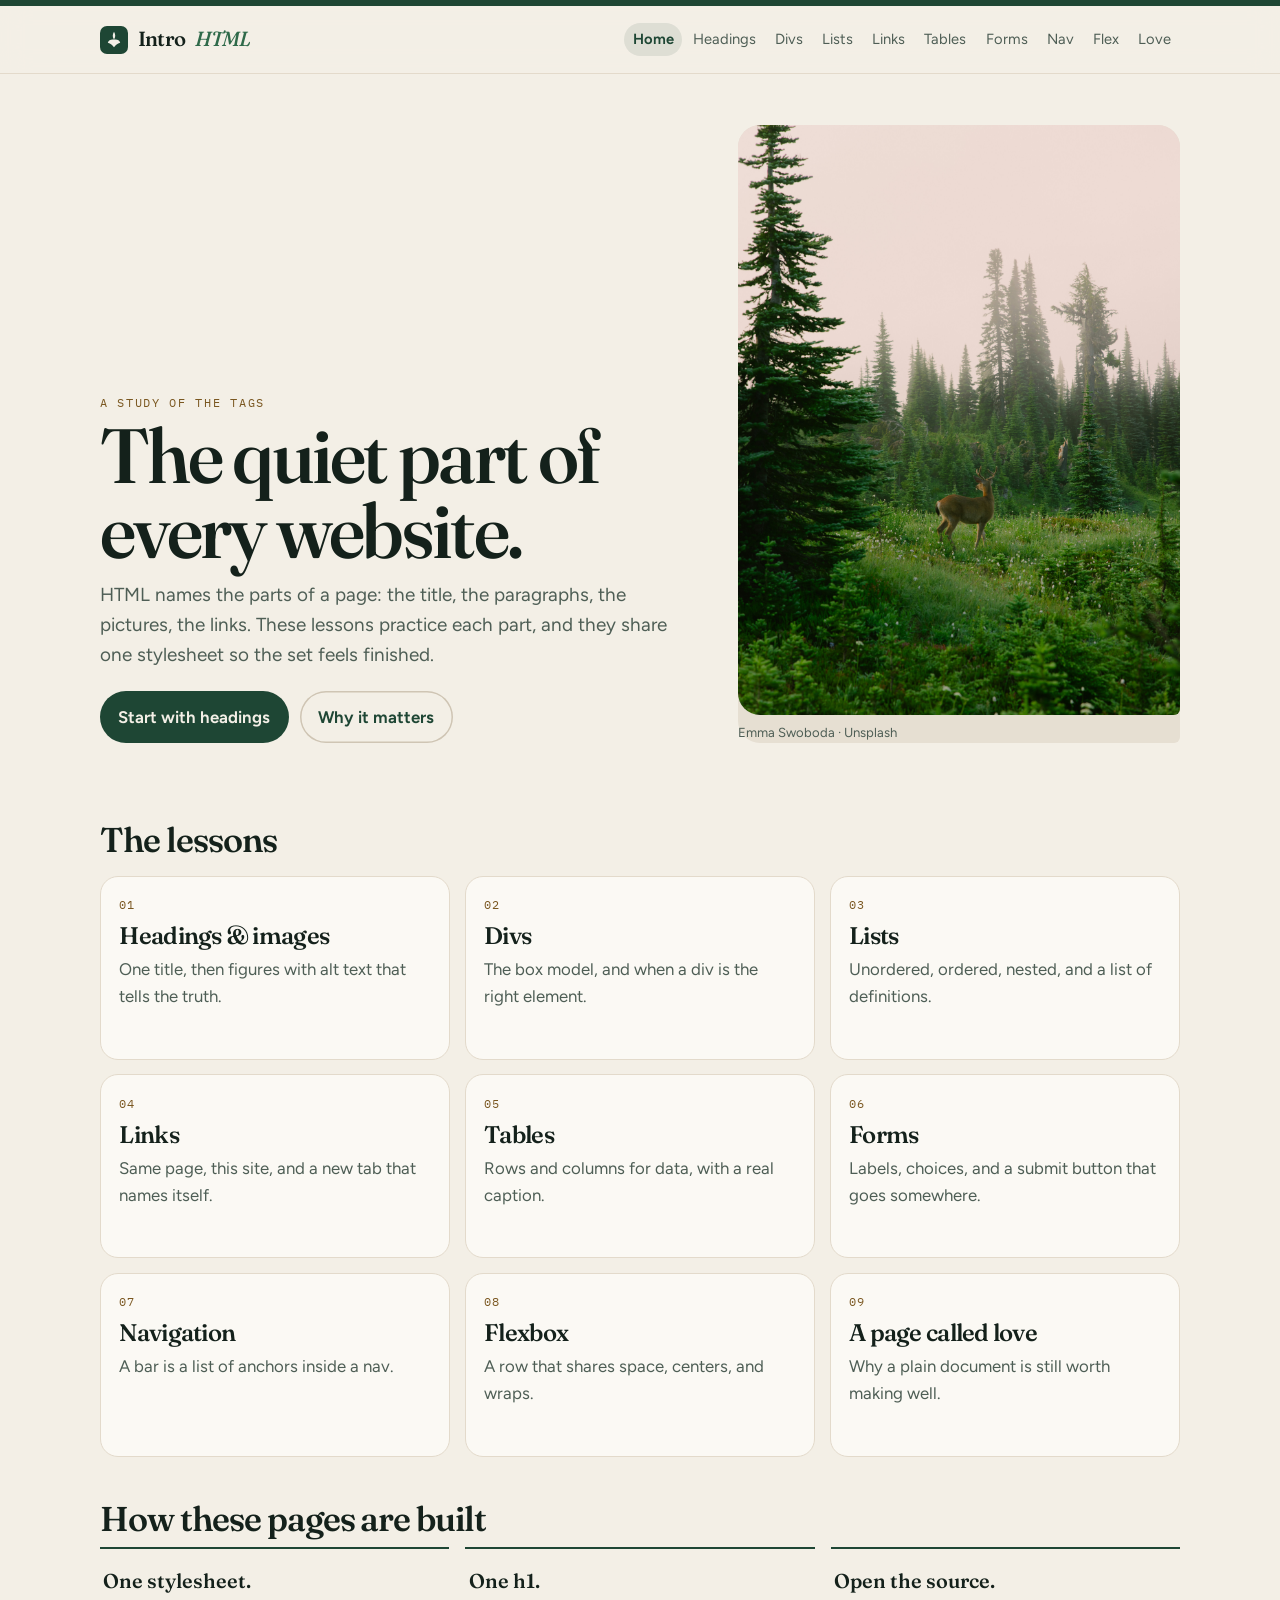
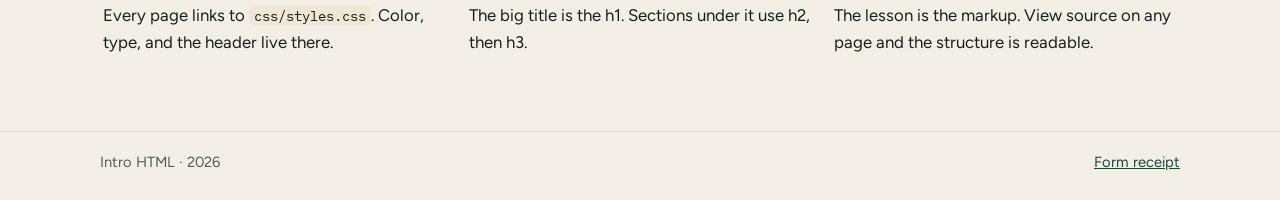
<file: index.html>
<!DOCTYPE html>
<html lang="en">
<head>
  <meta charset="UTF-8">
  <meta name="viewport" content="width=device-width, initial-scale=1.0">
  <title>Intro HTML</title>
  <meta name="description" content="A short set of HTML lessons: headings, divs, lists, links, tables, forms, navigation, and flexbox.">
  <link rel="icon" href="favicon.svg" type="image/svg+xml">
  <link rel="preconnect" href="https://fonts.googleapis.com">
  <link rel="preconnect" href="https://fonts.gstatic.com" crossorigin>
  <link href="https://fonts.googleapis.com/css2?family=Figtree:ital,wght@0,400;0,500;0,600;1,400&family=Fraunces:ital,opsz,wght@0,9..144,500;0,9..144,600;1,9..144,500&family=IBM+Plex+Mono:wght@400;500&display=swap" rel="stylesheet">
  <link rel="stylesheet" href="css/styles.css">
</head>
<body>
  <a class="skip" href="#main">Skip to content</a>
  <header class="site-header">
    <div class="wrap bar">
      <a class="wordmark" href="index.html">
        <svg viewBox="0 0 32 32" aria-hidden="true"><rect width="32" height="32" rx="8" fill="#1e4634"/><path fill="#f4f0e8" d="M16 6.5c1.8 3.4 2 5.6 0 9 3.6-.7 6.2.7 7.1 3.5-3.4.9-5.2 2.6-7.1 5.4-1.9-2.8-3.7-4.5-7.1-5.4C10 16.2 12.6 14.8 16 15.5c-2-3.4-1.8-5.6 0-9z"/></svg>
        Intro <em>HTML</em>
      </a>
      <input class="nav-toggle" id="nav-toggle" type="checkbox">
      <label class="nav-button" for="nav-toggle"><span class="open">Menu</span><span class="close">Close</span></label>
      <nav class="site-nav" id="site-nav" aria-label="Lessons">
        <a href="index.html" aria-current="page">Home</a>
        <a href="indechi.html">Headings</a>
        <a href="Div.html">Divs</a>
        <a href="list.html">Lists</a>
        <a href="links.html">Links</a>
        <a href="tables.html">Tables</a>
        <a href="forms.html">Forms</a>
        <a href="navigation%20bar.html">Nav</a>
        <a href="images/flex.html">Flex</a>
        <a href="love.html">Love</a>
      </nav>
    </div>
  </header>

  <main id="main" tabindex="-1">
    <div class="wrap">
      <section class="hero">
        <div>
          <p class="kicker">A study of the tags</p>
          <h1>The quiet part of every website.</h1>
          <p class="lede">HTML names the parts of a page: the title, the paragraphs, the pictures, the links. These lessons practice each part, and they share one stylesheet so the set feels finished.</p>
          <div class="actions">
            <a class="button" href="indechi.html">Start with headings</a>
            <a class="button button-ghost" href="love.html">Why it matters</a>
          </div>
        </div>
        <figure class="hero-photo">
          <img src="images/emma-swoboda-iFWGdUOAHIA-unsplash.jpg" alt="A deer standing in a misty meadow of fir trees and white wildflowers.">
          <figcaption>Emma Swoboda · Unsplash</figcaption>
        </figure>
      </section>

      <section class="band" aria-labelledby="lessons-title">
        <h2 class="section-title" id="lessons-title">The lessons</h2>
        <div class="lessons">
          <a class="lesson" href="indechi.html">
            <span>01</span>
            <h3>Headings &amp; images</h3>
            <p>One title, then figures with alt text that tells the truth.</p>
          </a>
          <a class="lesson" href="Div.html">
            <span>02</span>
            <h3>Divs</h3>
            <p>The box model, and when a div is the right element.</p>
          </a>
          <a class="lesson" href="list.html">
            <span>03</span>
            <h3>Lists</h3>
            <p>Unordered, ordered, nested, and a list of definitions.</p>
          </a>
          <a class="lesson" href="links.html">
            <span>04</span>
            <h3>Links</h3>
            <p>Same page, this site, and a new tab that names itself.</p>
          </a>
          <a class="lesson" href="tables.html">
            <span>05</span>
            <h3>Tables</h3>
            <p>Rows and columns for data, with a real caption.</p>
          </a>
          <a class="lesson" href="forms.html">
            <span>06</span>
            <h3>Forms</h3>
            <p>Labels, choices, and a submit button that goes somewhere.</p>
          </a>
          <a class="lesson" href="navigation%20bar.html">
            <span>07</span>
            <h3>Navigation</h3>
            <p>A bar is a list of anchors inside a nav.</p>
          </a>
          <a class="lesson" href="images/flex.html">
            <span>08</span>
            <h3>Flexbox</h3>
            <p>A row that shares space, centers, and wraps.</p>
          </a>
          <a class="lesson" href="love.html">
            <span>09</span>
            <h3>A page called love</h3>
            <p>Why a plain document is still worth making well.</p>
          </a>
        </div>
      </section>

      <section class="band" aria-labelledby="built-title">
        <h2 id="built-title">How these pages are built</h2>
        <ul class="points">
          <li><strong>One stylesheet.</strong> Every page links to <code>css/styles.css</code>. Color, type, and the header live there.</li>
          <li><strong>One h1.</strong> The big title is the h1. Sections under it use h2, then h3.</li>
          <li><strong>Open the source.</strong> The lesson is the markup. View source on any page and the structure is readable.</li>
        </ul>
      </section>
    </div>
  </main>

  <footer class="site-footer">
    <div class="wrap footer-inner">
      <p>Intro HTML · 2026</p>
      <p><a href="success.html">Form receipt</a></p>
    </div>
  </footer>
</body>
</html>
</file>
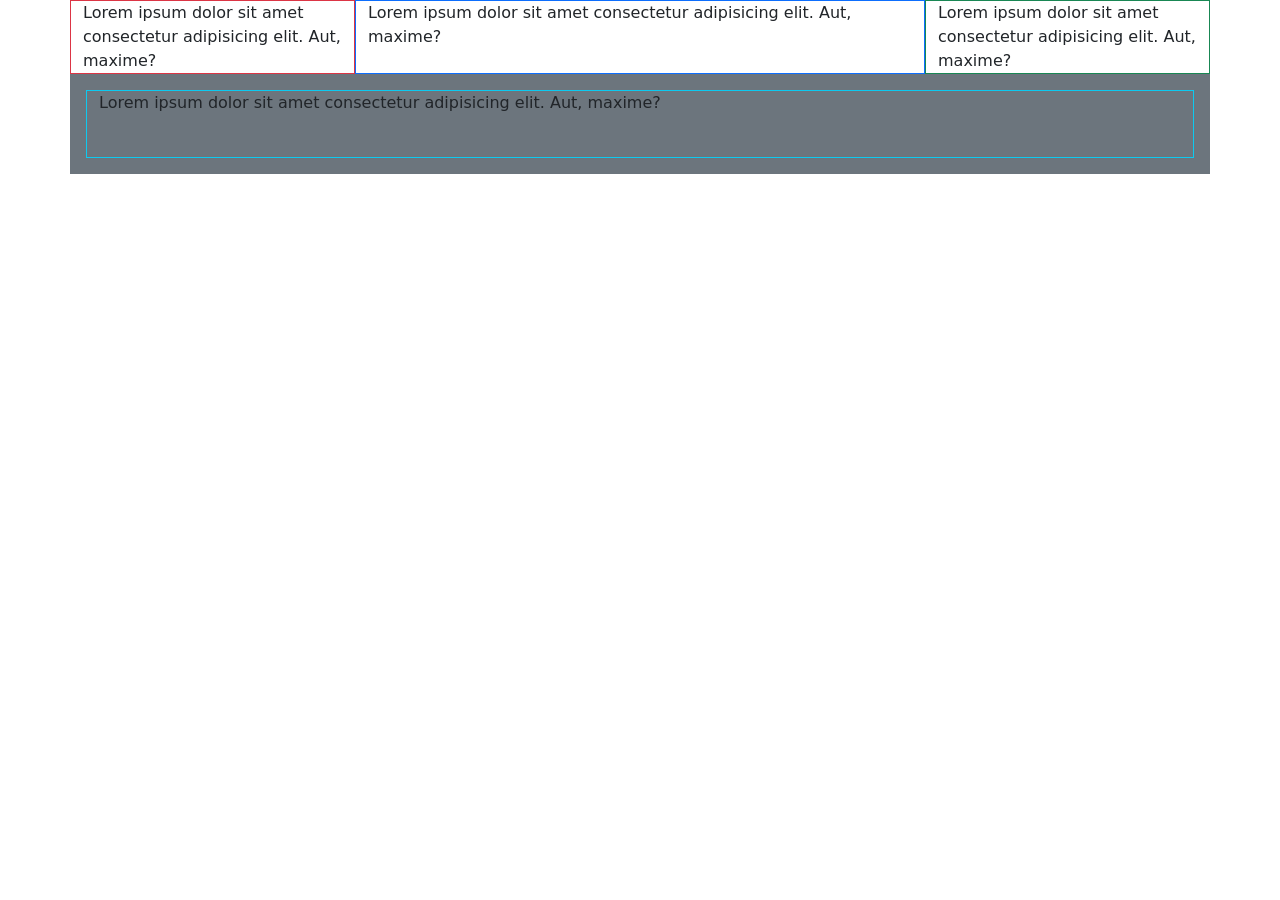
<file: bs_grid.html>
<!DOCTYPE html>
<html lang="en">
<head>
    <meta charset="UTF-8">
    <meta name="viewport" content="width=device-width, initial-scale=1.0">
    <title>BS Grid </title>
    <link href="https://cdn.jsdelivr.net/npm/bootstrap@5.3.8/dist/css/bootstrap.min.css" rel="stylesheet">
</head>
<body>
    <!-- container -->
     <!-- row -->
      <!-- columns -->
    <div class="container d-none">
        <div class="row">
            <div class="col-sm-4 col-md-6 border">
                Lorem ipsum dolor sit amet consectetur adipisicing elit. Aut, maxime?
            </div>
            <div class="col-sm-4 col-md-6 border">
                Lorem ipsum dolor sit amet consectetur adipisicing elit. Aut, maxime?
            </div>
            <div class="col-sm-4 col-md-6 border">
                Lorem ipsum dolor sit amet consectetur adipisicing elit. Aut, maxime?
            </div>
        </div>
    </div>
    <div class="container">
        <div class="row">
            <div class="col-sm-6 col-md-4 col-lg-3 border border-danger">
                Lorem ipsum dolor sit amet consectetur adipisicing elit. Aut, maxime?
            </div>
            <div class="col-sm-6 col-md-4 col-lg-6 border border-primary">
                Lorem ipsum dolor sit amet consectetur adipisicing elit. Aut, maxime?
            </div>
            <div class="col-sm-12 col-md-4 col-lg-3 border border-success">
                Lorem ipsum dolor sit amet consectetur adipisicing elit. Aut, maxime?
            </div>
        </div>
    </div>
    <div class="container">
        <div class="row bg-secondary p-3 justify-content-center" style="height: 100px;">
            <div class="col border border-info">
                <p>Lorem ipsum dolor sit amet consectetur adipisicing elit. Aut, maxime?</p>
            </div>
        </div>
    </div>
</body>
</html>
</file>
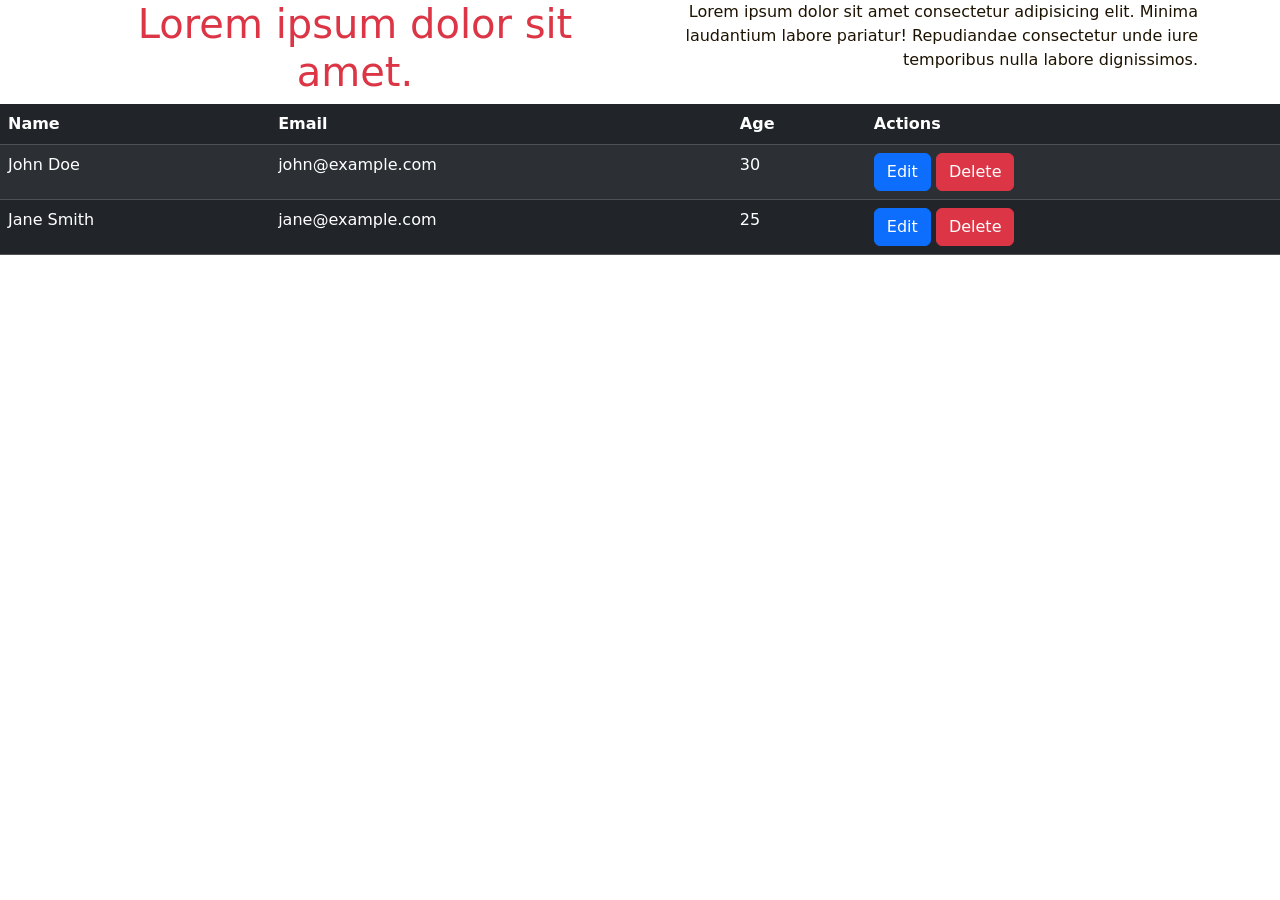
<file: bs_intro.html>
<!DOCTYPE html>
<html lang="en">
<head>
    <meta charset="UTF-8">
    <meta name="viewport" content="width=device-width, initial-scale=1.0">
    <title>Bootsrap intro</title>
    <link href="https://cdn.jsdelivr.net/npm/bootstrap@5.3.8/dist/css/bootstrap.min.css" rel="stylesheet">
    <style>
        .text-warning {
            color: #1d1302 !important;
        }
    </style>
</head>
<body>
    <!-- <h1 class="text-center text-danger">Lorem ipsum dolor sit amet.</h1>
    <p class="text-end text-primary text-warning">Lorem ipsum dolor sit amet consectetur adipisicing elit. Commodi voluptas voluptatibus nisi, necessitatibus reiciendis impedit tempore similique? Ullam magnam et tempora neque obcaecati omnis. Facilis eos dicta quam ullam sapiente?</p> -->
</body>
    <div class="container">
        <div class="row">
            <div class="col-md-6 col-sm-12">
                <h1 class="text-center text-danger">Lorem ipsum dolor sit amet.</h1>
            </div>
            <div class="col-md-6 col-sm-12">
                <p class="text-end text-primary text-warning">Lorem ipsum dolor sit amet consectetur adipisicing elit. Minima laudantium labore pariatur! Repudiandae consectetur unde iure temporibus nulla labore dignissimos.</p>
            </div>
        </div>
    </div>

<table class="table table-striped table-hover table-dark">
    <thead>
        <tr>
            <th scope="col">Name</th>
            <th scope="col">Email</th>
            <th scope="col">Age</th>
            <th scope="col">Actions</th>
        </tr>
    </thead>
    <tbody>
        <tr>
            <td>John Doe</td>
            <td>john@example.com</td>
            <td>30</td>
            <td>
                <button class="btn btn-primary">Edit</button>
                <button class="btn btn-danger">Delete</button>
            </td>
        </tr>
        <tr>
            <td>Jane Smith</td>
            <td>jane@example.com</td>
            <td>25</td>
            <td>
                <button class="btn btn-primary">Edit</button>
                <button class="btn btn-danger">Delete</button>
            </td>
        </tr>
    </tbody>
</table>
</html>
</file>
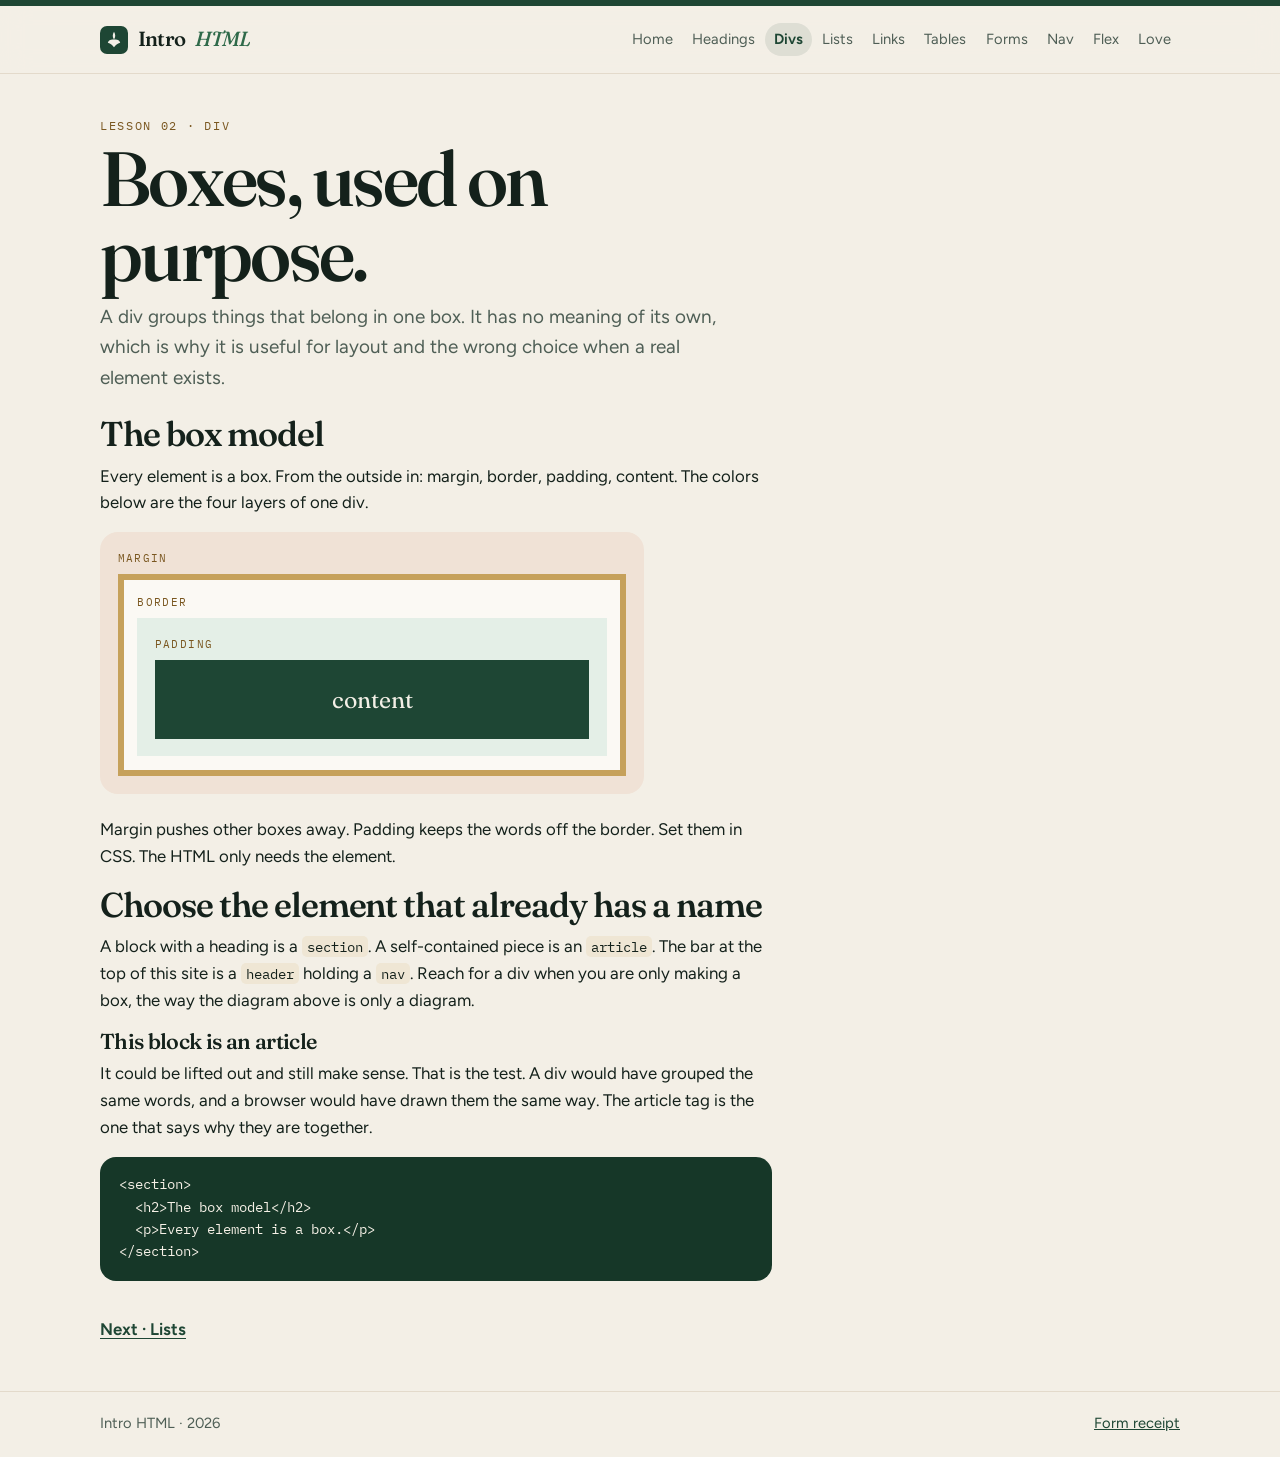
<file: Div.html>
<!DOCTYPE html>
<html lang="en">
<head>
  <meta charset="UTF-8">
  <meta name="viewport" content="width=device-width, initial-scale=1.0">
  <title>Divs · Intro HTML</title>
  <meta name="description" content="What a div is for, and how margin, border, and padding stack around content.">
  <link rel="icon" href="favicon.svg" type="image/svg+xml">
  <link rel="preconnect" href="https://fonts.googleapis.com">
  <link rel="preconnect" href="https://fonts.gstatic.com" crossorigin>
  <link href="https://fonts.googleapis.com/css2?family=Figtree:ital,wght@0,400;0,500;0,600;1,400&family=Fraunces:ital,opsz,wght@0,9..144,500;0,9..144,600;1,9..144,500&family=IBM+Plex+Mono:wght@400;500&display=swap" rel="stylesheet">
  <link rel="stylesheet" href="css/styles.css">
</head>
<body>
  <a class="skip" href="#main">Skip to content</a>
  <header class="site-header">
    <div class="wrap bar">
      <a class="wordmark" href="index.html">
        <svg viewBox="0 0 32 32" aria-hidden="true"><rect width="32" height="32" rx="8" fill="#1e4634"/><path fill="#f4f0e8" d="M16 6.5c1.8 3.4 2 5.6 0 9 3.6-.7 6.2.7 7.1 3.5-3.4.9-5.2 2.6-7.1 5.4-1.9-2.8-3.7-4.5-7.1-5.4C10 16.2 12.6 14.8 16 15.5c-2-3.4-1.8-5.6 0-9z"/></svg>
        Intro <em>HTML</em>
      </a>
      <input class="nav-toggle" id="nav-toggle" type="checkbox">
      <label class="nav-button" for="nav-toggle"><span class="open">Menu</span><span class="close">Close</span></label>
      <nav class="site-nav" id="site-nav" aria-label="Lessons">
        <a href="index.html">Home</a>
        <a href="indechi.html">Headings</a>
        <a href="Div.html" aria-current="page">Divs</a>
        <a href="list.html">Lists</a>
        <a href="links.html">Links</a>
        <a href="tables.html">Tables</a>
        <a href="forms.html">Forms</a>
        <a href="navigation%20bar.html">Nav</a>
        <a href="images/flex.html">Flex</a>
        <a href="love.html">Love</a>
      </nav>
    </div>
  </header>

  <main id="main" tabindex="-1">
    <div class="wrap">
      <header class="page-intro prose">
        <p class="kicker">Lesson 02 · div</p>
        <h1>Boxes, used on purpose.</h1>
        <p class="lede">A div groups things that belong in one box. It has no meaning of its own, which is why it is useful for layout and the wrong choice when a real element exists.</p>
      </header>

      <section class="prose" aria-labelledby="model">
        <h2 id="model">The box model</h2>
        <p>Every element is a box. From the outside in: margin, border, padding, content. The colors below are the four layers of one div.</p>
        <div class="shell">
          <span class="tag">margin</span>
          <div class="frame">
            <span class="tag">border</span>
            <div class="pad">
              <span class="tag">padding</span>
              <div class="core">content</div>
            </div>
          </div>
        </div>
        <p>Margin pushes other boxes away. Padding keeps the words off the border. Set them in CSS. The HTML only needs the element.</p>
      </section>

      <section class="prose" aria-labelledby="choose">
        <h2 id="choose">Choose the element that already has a name</h2>
        <p>A block with a heading is a <code>section</code>. A self-contained piece is an <code>article</code>. The bar at the top of this site is a <code>header</code> holding a <code>nav</code>. Reach for a div when you are only making a box, the way the diagram above is only a diagram.</p>
        <article>
          <h3>This block is an article</h3>
          <p>It could be lifted out and still make sense. That is the test. A div would have grouped the same words, and a browser would have drawn them the same way. The article tag is the one that says why they are together.</p>
        </article>
        <pre><code>&lt;section&gt;
  &lt;h2&gt;The box model&lt;/h2&gt;
  &lt;p&gt;Every element is a box.&lt;/p&gt;
&lt;/section&gt;</code></pre>
        <p class="next"><a href="list.html">Next · Lists</a></p>
      </section>
    </div>
  </main>

  <footer class="site-footer">
    <div class="wrap footer-inner">
      <p>Intro HTML · 2026</p>
      <p><a href="success.html">Form receipt</a></p>
    </div>
  </footer>
</body>
</html>
</file>
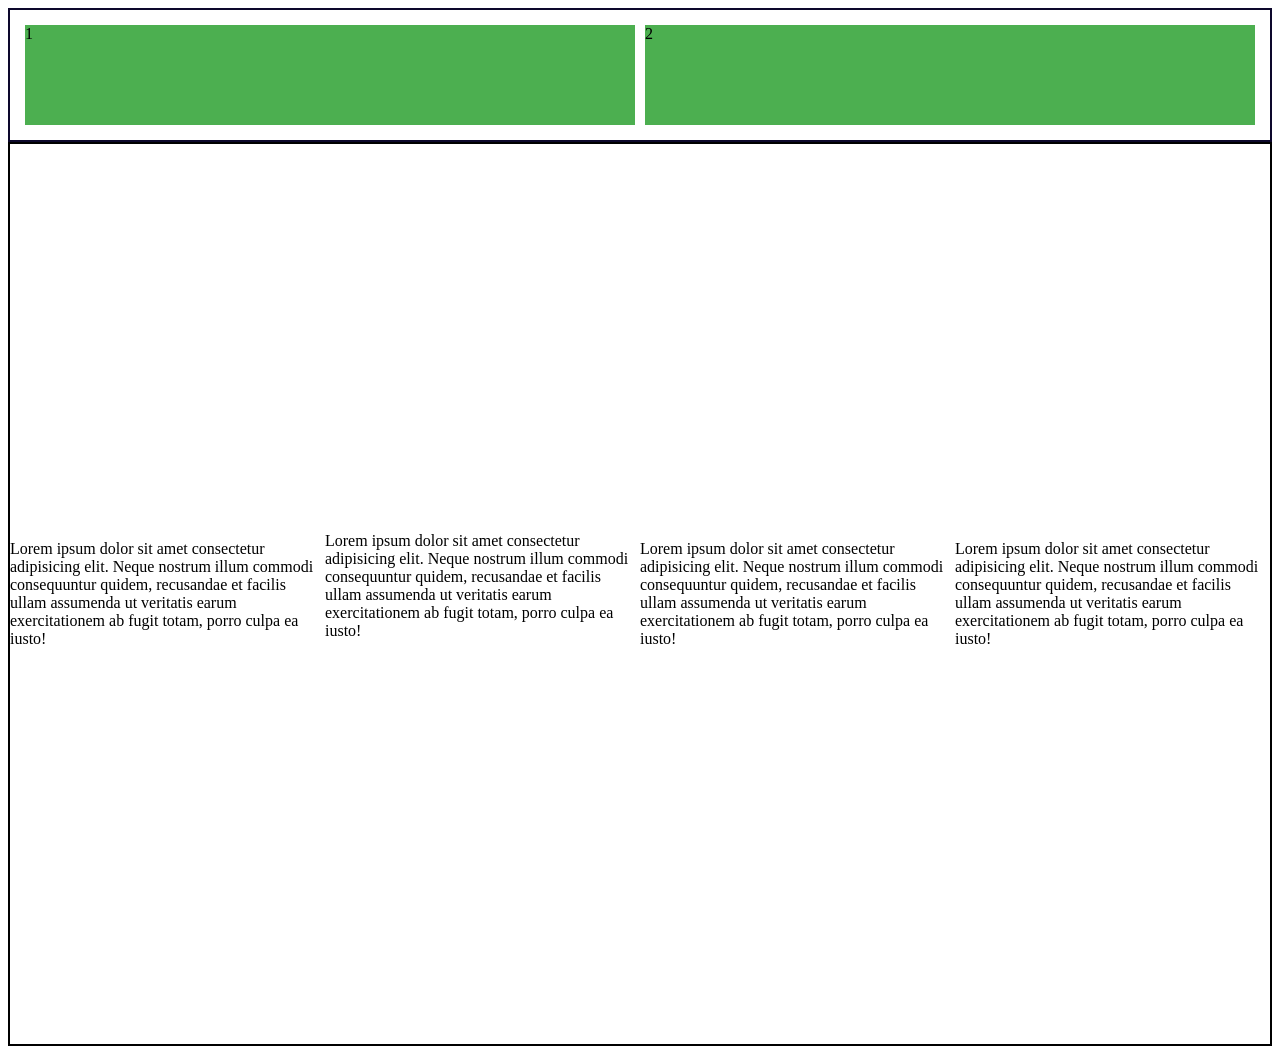
<file: flex.html>
<!DOCTYPE html>
<html lang="en">
<head>
    <meta charset="UTF-8">
    <meta name="viewport" content="width=device-width, initial-scale=1.0">
    <title>CSS Flex</title>
    <style>
        .main-1 {
            display: flex;
            border: 2px solid #0d082c;
            padding: 10px;
            justify-content: space-around;
        }
        .smaller {
            flex: 1;
            background-color: #4CAF50;
            margin: 5px;
            height: 100px;
            width: 100px;
        }
        .container {
            display: flex;
            justify-content: center;
            align-items: center;
            height: 100vh;
            border: #000 2px solid;
        }
    </style>
</head>
<body>
      <div class="main-1">
        <div class="smaller"x*>1</div>
        <div class="smaller"y*>2</div>
      </div>
      <!-- .container>.s*4>p>lorem -->
      <div class="container">
      <div class="s">
        <p>Lorem ipsum dolor sit amet consectetur adipisicing elit. Neque nostrum illum commodi consequuntur quidem, recusandae et facilis ullam assumenda ut veritatis earum exercitationem ab fugit totam, porro culpa ea iusto!</p>
      </div>
        <div class="s"
            <p>Lorem ipsum dolor sit amet consectetur adipisicing elit. Neque nostrum illum commodi consequuntur quidem, recusandae et facilis ullam assumenda ut veritatis earum exercitationem ab fugit totam, porro culpa ea iusto!</p>
      </div> 
        <div class="s">
        <p>Lorem ipsum dolor sit amet consectetur adipisicing elit. Neque nostrum illum commodi consequuntur quidem, recusandae et facilis ullam assumenda ut veritatis earum exercitationem ab fugit totam, porro culpa ea iusto!</p>
        </div>
        <div class="s">
            <p>Lorem ipsum dolor sit amet consectetur adipisicing elit. Neque nostrum illum commodi consequuntur quidem, recusandae et facilis ullam assumenda ut veritatis earum exercitationem ab fugit totam, porro culpa ea iusto!</p>

        </div>
      </div>
</body>
</html>
</file>
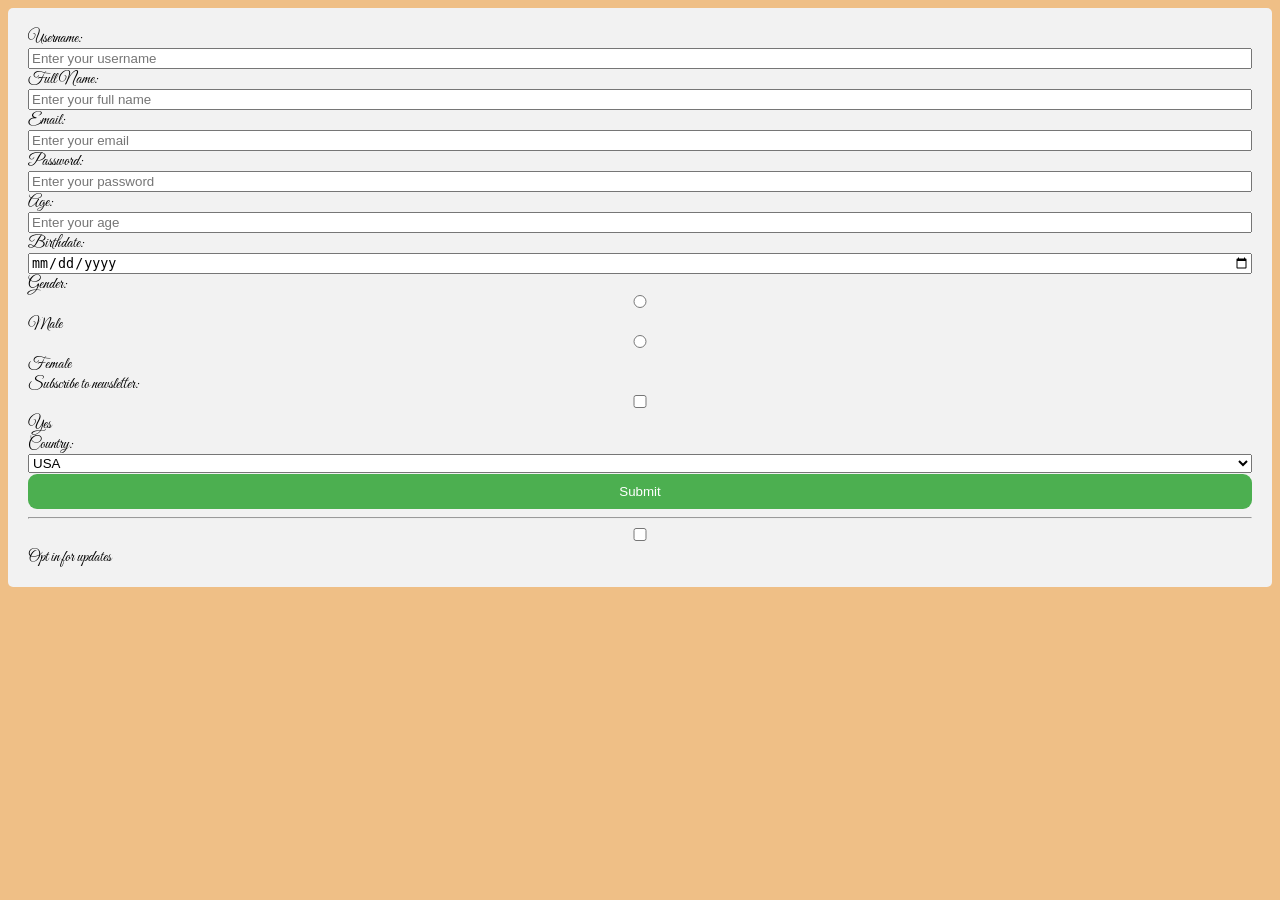
<file: forms.html>
<!DOCTYPE html>
<html lang="en">
<head>
    <meta charset="UTF-8">
    <meta name="viewport" content="width=device-width, initial-scale=1.0">
    <title>forms</title>
    <link rel="preconnect" href="https://fonts.googleapis.com">
<link rel="preconnect" href="https://fonts.gstatic.com" crossorigin>
<link href="https://fonts.googleapis.com/css2?family=Bitcount+Ink:wght@100..900&family=Edu+QLD+Hand:wght@400..700&family=Great+Vibes&family=Nabla&display=swap" rel="stylesheet">
    <style>
        body{
            background-color: #efbf86;
             font-family: "Great Vibes", cursive;
        }
        form{
            width: 30%auto;
            margin: 0 auto;
            padding: 20px;
            background-color: #f2f2f2;
            border-radius: 5px;
            border: 4px solid #940b0b.07923;
        }
        .full-width{
            width: 100%;
            padding: auto;
            box-sizing: border-box;
            margin: auto;
        }
        button{
            background-color: #4CAF50;
            color: white;
            padding: 10px 20px;
            border: none;
            border-radius: 9px;
            cursor: pointer;
        }

    </style>
</head>
<body>
    <!-- text, email, password, number, date, radio, checkbox, select, submit  -->
     <form>
        <label for="username">Username:</label>
        <input class="full-width" type="text" required name="username" placeholder="Enter your username">
        <label for="full_name">Full Name:</label>
        <input class="full-width" type="text" required name="full_name" placeholder="Enter your full name">
        <label for="email">Email:</label>
        <input class="full-width" type="email" name="email" placeholder="Enter your email">
        <label for="password">Password:</label>
        <input class="full-width" type="password" name="password" placeholder="Enter your password">
        <label for="age">Age:</label>
        <input class="full-width" type="number" min="18" max="80" name="age" placeholder="Enter your age">
        <label for="birthdate">Birthdate:</label>
        <input class="full-width" type="date" min="1900-01-01" max="2010-12-31" name="birthdate" placeholder="Enter your birthdate">
        <br>
        <label for="gender">Gender:</label>
        <input class="full-width" type="radio" name="gender" value="male"> Male
        <input class="full-width" type="radio" name="gender" value="female"> Female
        <br>
        <label for="subscribe">Subscribe to newsletter:</label>
        <input class="full-width" type="checkbox" name="subscribe" value="yes"> Yes
        <br>
        <label for="country">Country:</label>
        <select class="full-width" name="country">
            <option value="usa">USA</option>
            <option value="canada">Canada</option>
            <option value="uk">UK</option>
            <option value="australia">Australia</option>
            <optgroup label="Africa">
                <option value="kenya">Kenya</option>
                <option value="nigeria">Nigeria</option>
                <option value="south-africa">South Africa</option>
            </optgroup>
            <optgroup label="Asia">
                <option value="china">China</option>
                <option value="india">India</option>
                <option value="japan">Japan</option>
            </optgroup>
            <optgroup label="Europe">
                <option value="france">France</option>
                <option value="germany">Germany</option>
                <option value="italy">Italy</option>
            </optgroup>
        </select>
        <button class="full-width" type="submit">Submit</button>
        <hr>
        <input class="full-width" type="checkbox" id="opt-in" name="opt-in" value="yes">
        <label for="opt-in">Opt in for updates</label>

     </form>
</body>
</html>
</file>
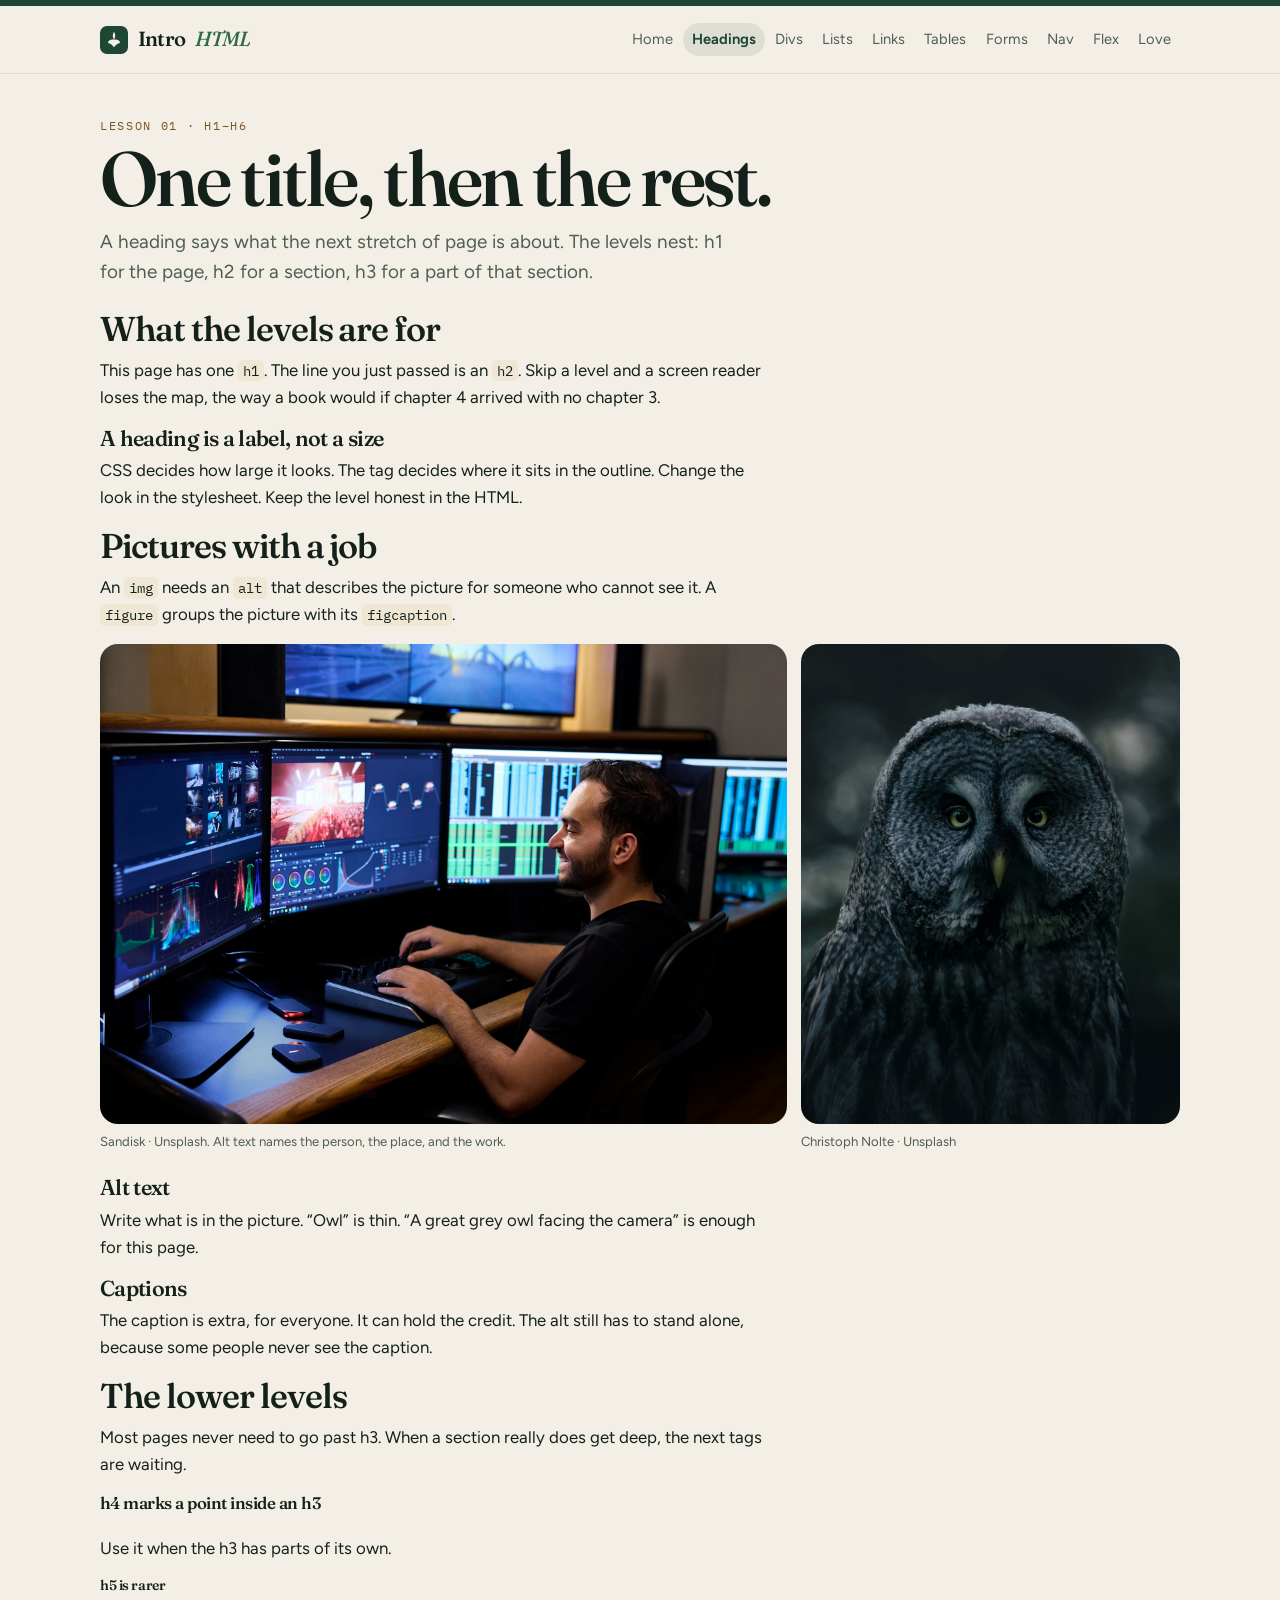
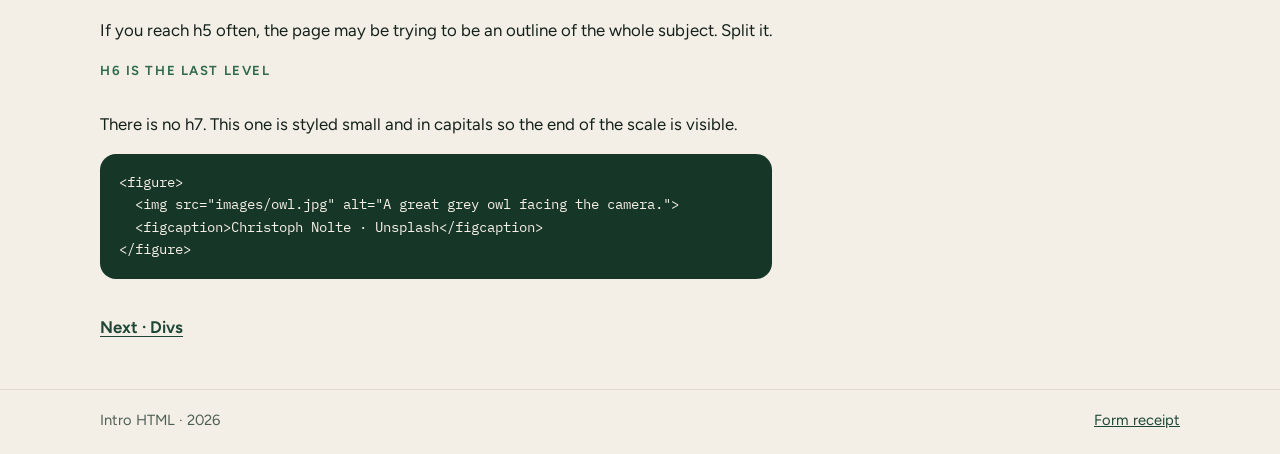
<file: indechi.html>
<!DOCTYPE html>
<html lang="en">
<head>
  <meta charset="UTF-8">
  <meta name="viewport" content="width=device-width, initial-scale=1.0">
  <title>Headings · Intro HTML</title>
  <meta name="description" content="How headings and images give an HTML page its structure.">
  <link rel="icon" href="favicon.svg" type="image/svg+xml">
  <link rel="preconnect" href="https://fonts.googleapis.com">
  <link rel="preconnect" href="https://fonts.gstatic.com" crossorigin>
  <link href="https://fonts.googleapis.com/css2?family=Figtree:ital,wght@0,400;0,500;0,600;1,400&family=Fraunces:ital,opsz,wght@0,9..144,500;0,9..144,600;1,9..144,500&family=IBM+Plex+Mono:wght@400;500&display=swap" rel="stylesheet">
  <link rel="stylesheet" href="css/styles.css">
</head>
<body>
  <a class="skip" href="#main">Skip to content</a>
  <header class="site-header">
    <div class="wrap bar">
      <a class="wordmark" href="index.html">
        <svg viewBox="0 0 32 32" aria-hidden="true"><rect width="32" height="32" rx="8" fill="#1e4634"/><path fill="#f4f0e8" d="M16 6.5c1.8 3.4 2 5.6 0 9 3.6-.7 6.2.7 7.1 3.5-3.4.9-5.2 2.6-7.1 5.4-1.9-2.8-3.7-4.5-7.1-5.4C10 16.2 12.6 14.8 16 15.5c-2-3.4-1.8-5.6 0-9z"/></svg>
        Intro <em>HTML</em>
      </a>
      <input class="nav-toggle" id="nav-toggle" type="checkbox">
      <label class="nav-button" for="nav-toggle"><span class="open">Menu</span><span class="close">Close</span></label>
      <nav class="site-nav" id="site-nav" aria-label="Lessons">
        <a href="index.html">Home</a>
        <a href="indechi.html" aria-current="page">Headings</a>
        <a href="Div.html">Divs</a>
        <a href="list.html">Lists</a>
        <a href="links.html">Links</a>
        <a href="tables.html">Tables</a>
        <a href="forms.html">Forms</a>
        <a href="navigation%20bar.html">Nav</a>
        <a href="images/flex.html">Flex</a>
        <a href="love.html">Love</a>
      </nav>
    </div>
  </header>

  <main id="main" tabindex="-1">
    <div class="wrap">
      <header class="page-intro prose">
        <p class="kicker">Lesson 01 · h1–h6</p>
        <h1>One title, then the rest.</h1>
        <p class="lede">A heading says what the next stretch of page is about. The levels nest: h1 for the page, h2 for a section, h3 for a part of that section.</p>
      </header>

      <section class="prose" aria-labelledby="levels">
        <h2 id="levels">What the levels are for</h2>
        <p>This page has one <code>h1</code>. The line you just passed is an <code>h2</code>. Skip a level and a screen reader loses the map, the way a book would if chapter 4 arrived with no chapter 3.</p>
        <h3>A heading is a label, not a size</h3>
        <p>CSS decides how large it looks. The tag decides where it sits in the outline. Change the look in the stylesheet. Keep the level honest in the HTML.</p>
      </section>

      <section aria-labelledby="pictures">
        <div class="prose">
          <h2 id="pictures">Pictures with a job</h2>
          <p>An <code>img</code> needs an <code>alt</code> that describes the picture for someone who cannot see it. A <code>figure</code> groups the picture with its <code>figcaption</code>.</p>
        </div>
        <div class="figures">
          <figure>
            <img src="images/sandisk-udRj4qXyAPs-unsplash.jpg" alt="A colorist smiling at a desk of monitors in a dim grading suite.">
            <figcaption>Sandisk · Unsplash. Alt text names the person, the place, and the work.</figcaption>
          </figure>
          <figure>
            <img src="images/christoph-nolte-3Xy-p9idRMk-unsplash.jpg" alt="A great grey owl facing the camera, yellow eyes against a dark background.">
            <figcaption>Christoph Nolte · Unsplash</figcaption>
          </figure>
        </div>
        <div class="prose">
          <h3>Alt text</h3>
          <p>Write what is in the picture. “Owl” is thin. “A great grey owl facing the camera” is enough for this page.</p>
          <h3>Captions</h3>
          <p>The caption is extra, for everyone. It can hold the credit. The alt still has to stand alone, because some people never see the caption.</p>
        </div>
      </section>

      <section class="prose" aria-labelledby="deeper">
        <h2 id="deeper">The lower levels</h2>
        <p>Most pages never need to go past h3. When a section really does get deep, the next tags are waiting.</p>
        <h4>h4 marks a point inside an h3</h4>
        <p>Use it when the h3 has parts of its own.</p>
        <h5>h5 is rarer</h5>
        <p>If you reach h5 often, the page may be trying to be an outline of the whole subject. Split it.</p>
        <h6>h6 is the last level</h6>
        <p>There is no h7. This one is styled small and in capitals so the end of the scale is visible.</p>
        <pre><code>&lt;figure&gt;
  &lt;img src="images/owl.jpg" alt="A great grey owl facing the camera."&gt;
  &lt;figcaption&gt;Christoph Nolte · Unsplash&lt;/figcaption&gt;
&lt;/figure&gt;</code></pre>
        <p class="next"><a href="Div.html">Next · Divs</a></p>
      </section>
    </div>
  </main>

  <footer class="site-footer">
    <div class="wrap footer-inner">
      <p>Intro HTML · 2026</p>
      <p><a href="success.html">Form receipt</a></p>
    </div>
  </footer>
</body>
</html>
</file>
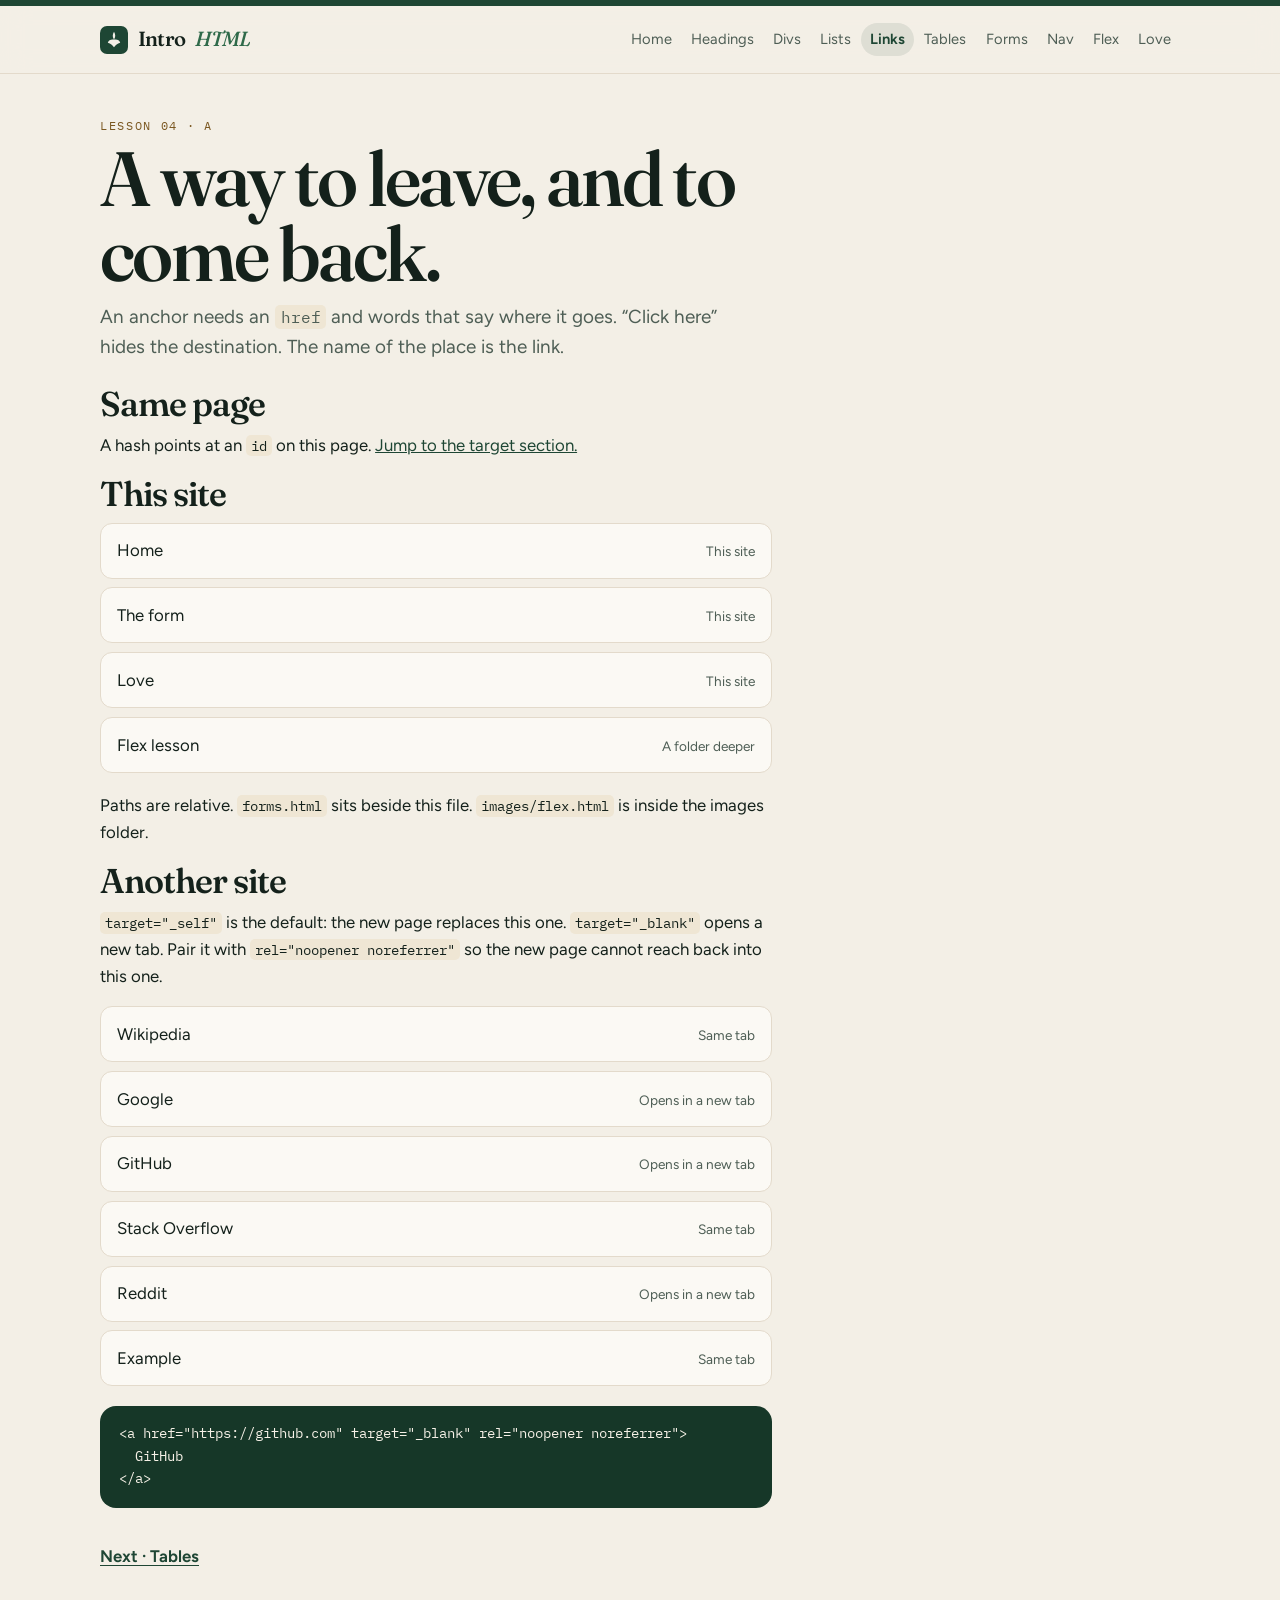
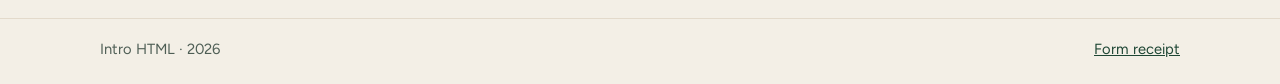
<file: links.html>
<!DOCTYPE html>
<html lang="en">
<head>
  <meta charset="UTF-8">
  <meta name="viewport" content="width=device-width, initial-scale=1.0">
  <title>Links · Intro HTML</title>
  <meta name="description" content="Anchors that stay on the page, move through this site, or open another site.">
  <link rel="icon" href="favicon.svg" type="image/svg+xml">
  <link rel="preconnect" href="https://fonts.googleapis.com">
  <link rel="preconnect" href="https://fonts.gstatic.com" crossorigin>
  <link href="https://fonts.googleapis.com/css2?family=Figtree:ital,wght@0,400;0,500;0,600;1,400&family=Fraunces:ital,opsz,wght@0,9..144,500;0,9..144,600;1,9..144,500&family=IBM+Plex+Mono:wght@400;500&display=swap" rel="stylesheet">
  <link rel="stylesheet" href="css/styles.css">
</head>
<body>
  <a class="skip" href="#main">Skip to content</a>
  <header class="site-header">
    <div class="wrap bar">
      <a class="wordmark" href="index.html">
        <svg viewBox="0 0 32 32" aria-hidden="true"><rect width="32" height="32" rx="8" fill="#1e4634"/><path fill="#f4f0e8" d="M16 6.5c1.8 3.4 2 5.6 0 9 3.6-.7 6.2.7 7.1 3.5-3.4.9-5.2 2.6-7.1 5.4-1.9-2.8-3.7-4.5-7.1-5.4C10 16.2 12.6 14.8 16 15.5c-2-3.4-1.8-5.6 0-9z"/></svg>
        Intro <em>HTML</em>
      </a>
      <input class="nav-toggle" id="nav-toggle" type="checkbox">
      <label class="nav-button" for="nav-toggle"><span class="open">Menu</span><span class="close">Close</span></label>
      <nav class="site-nav" id="site-nav" aria-label="Lessons">
        <a href="index.html">Home</a>
        <a href="indechi.html">Headings</a>
        <a href="Div.html">Divs</a>
        <a href="list.html">Lists</a>
        <a href="links.html" aria-current="page">Links</a>
        <a href="tables.html">Tables</a>
        <a href="forms.html">Forms</a>
        <a href="navigation%20bar.html">Nav</a>
        <a href="images/flex.html">Flex</a>
        <a href="love.html">Love</a>
      </nav>
    </div>
  </header>

  <main id="main" tabindex="-1">
    <div class="wrap">
      <header class="page-intro prose">
        <p class="kicker">Lesson 04 · a</p>
        <h1>A way to leave, and to come back.</h1>
        <p class="lede">An anchor needs an <code>href</code> and words that say where it goes. “Click here” hides the destination. The name of the place is the link.</p>
      </header>

      <section class="prose" aria-labelledby="same">
        <h2 id="same">Same page</h2>
        <p>A hash points at an <code>id</code> on this page. <a href="#targets">Jump to the target section.</a></p>
      </section>

      <section class="prose" aria-labelledby="inside">
        <h2 id="inside">This site</h2>
        <ul class="link-cards">
          <li><a href="index.html">Home <span>This site</span></a></li>
          <li><a href="forms.html">The form <span>This site</span></a></li>
          <li><a href="love.html">Love <span>This site</span></a></li>
          <li><a href="images/flex.html">Flex lesson <span>A folder deeper</span></a></li>
        </ul>
        <p>Paths are relative. <code>forms.html</code> sits beside this file. <code>images/flex.html</code> is inside the images folder.</p>
      </section>

      <section class="prose" id="targets" aria-labelledby="targets-title">
        <h2 id="targets-title">Another site</h2>
        <p><code>target="_self"</code> is the default: the new page replaces this one. <code>target="_blank"</code> opens a new tab. Pair it with <code>rel="noopener noreferrer"</code> so the new page cannot reach back into this one.</p>
        <ul class="link-cards">
          <li><a href="https://www.wikipedia.org">Wikipedia <span>Same tab</span></a></li>
          <li><a href="https://www.google.com" target="_blank" rel="noopener noreferrer">Google <span>Opens in a new tab</span></a></li>
          <li><a href="https://github.com" target="_blank" rel="noopener noreferrer">GitHub <span>Opens in a new tab</span></a></li>
          <li><a href="https://stackoverflow.com">Stack Overflow <span>Same tab</span></a></li>
          <li><a href="https://www.reddit.com" target="_blank" rel="noopener noreferrer">Reddit <span>Opens in a new tab</span></a></li>
          <li><a href="https://www.example.com">Example <span>Same tab</span></a></li>
        </ul>
        <pre><code>&lt;a href="https://github.com" target="_blank" rel="noopener noreferrer"&gt;
  GitHub
&lt;/a&gt;</code></pre>
        <p class="next"><a href="tables.html">Next · Tables</a></p>
      </section>
    </div>
  </main>

  <footer class="site-footer">
    <div class="wrap footer-inner">
      <p>Intro HTML · 2026</p>
      <p><a href="success.html">Form receipt</a></p>
    </div>
  </footer>
</body>
</html>
</file>
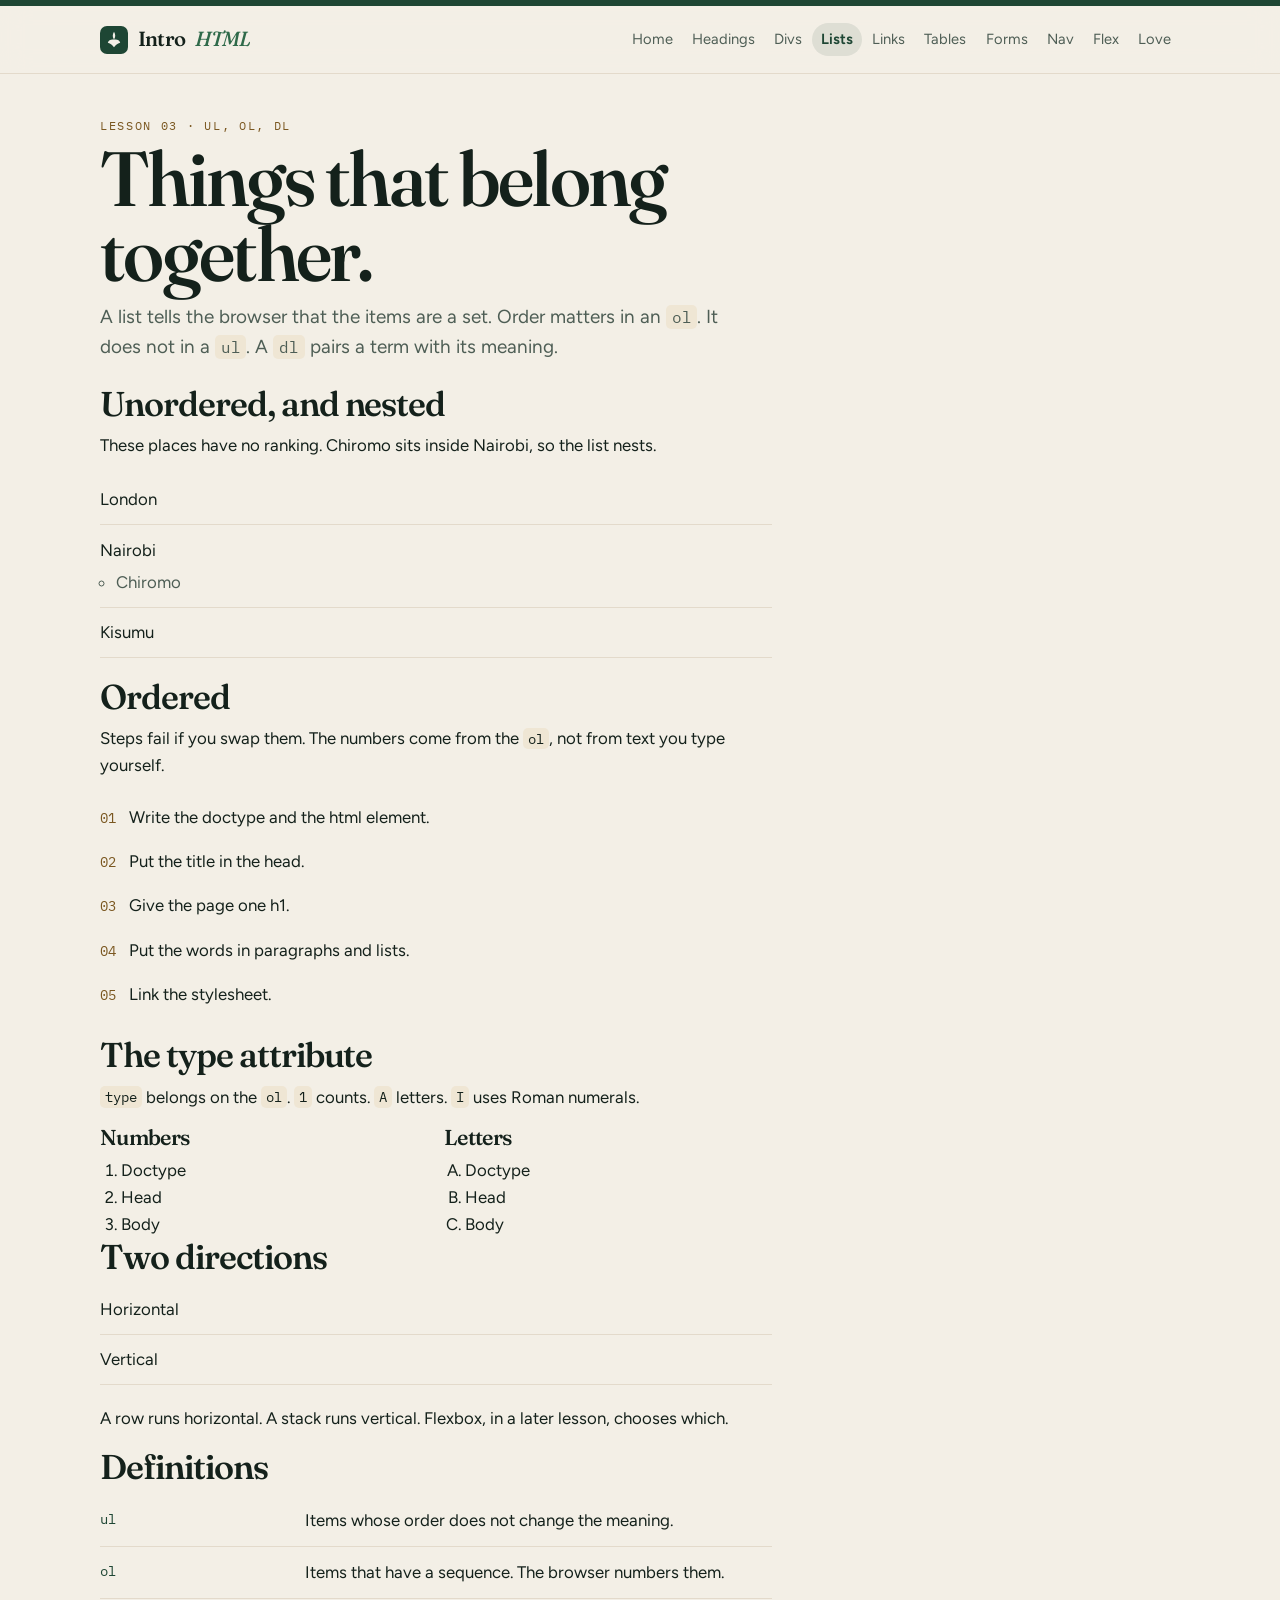
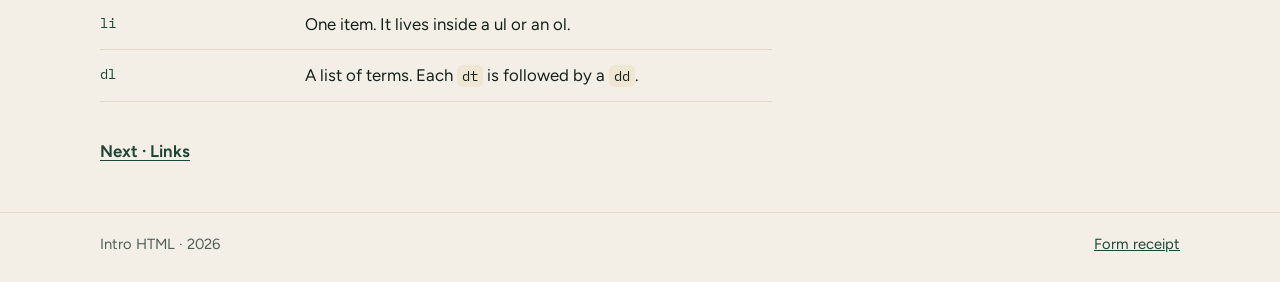
<file: list.html>
<!DOCTYPE html>
<html lang="en">
<head>
  <meta charset="UTF-8">
  <meta name="viewport" content="width=device-width, initial-scale=1.0">
  <title>Lists · Intro HTML</title>
  <meta name="description" content="Unordered lists, ordered lists, nested lists, and description lists.">
  <link rel="icon" href="favicon.svg" type="image/svg+xml">
  <link rel="preconnect" href="https://fonts.googleapis.com">
  <link rel="preconnect" href="https://fonts.gstatic.com" crossorigin>
  <link href="https://fonts.googleapis.com/css2?family=Figtree:ital,wght@0,400;0,500;0,600;1,400&family=Fraunces:ital,opsz,wght@0,9..144,500;0,9..144,600;1,9..144,500&family=IBM+Plex+Mono:wght@400;500&display=swap" rel="stylesheet">
  <link rel="stylesheet" href="css/styles.css">
</head>
<body>
  <a class="skip" href="#main">Skip to content</a>
  <header class="site-header">
    <div class="wrap bar">
      <a class="wordmark" href="index.html">
        <svg viewBox="0 0 32 32" aria-hidden="true"><rect width="32" height="32" rx="8" fill="#1e4634"/><path fill="#f4f0e8" d="M16 6.5c1.8 3.4 2 5.6 0 9 3.6-.7 6.2.7 7.1 3.5-3.4.9-5.2 2.6-7.1 5.4-1.9-2.8-3.7-4.5-7.1-5.4C10 16.2 12.6 14.8 16 15.5c-2-3.4-1.8-5.6 0-9z"/></svg>
        Intro <em>HTML</em>
      </a>
      <input class="nav-toggle" id="nav-toggle" type="checkbox">
      <label class="nav-button" for="nav-toggle"><span class="open">Menu</span><span class="close">Close</span></label>
      <nav class="site-nav" id="site-nav" aria-label="Lessons">
        <a href="index.html">Home</a>
        <a href="indechi.html">Headings</a>
        <a href="Div.html">Divs</a>
        <a href="list.html" aria-current="page">Lists</a>
        <a href="links.html">Links</a>
        <a href="tables.html">Tables</a>
        <a href="forms.html">Forms</a>
        <a href="navigation%20bar.html">Nav</a>
        <a href="images/flex.html">Flex</a>
        <a href="love.html">Love</a>
      </nav>
    </div>
  </header>

  <main id="main" tabindex="-1">
    <div class="wrap">
      <header class="page-intro prose">
        <p class="kicker">Lesson 03 · ul, ol, dl</p>
        <h1>Things that belong together.</h1>
        <p class="lede">A list tells the browser that the items are a set. Order matters in an <code>ol</code>. It does not in a <code>ul</code>. A <code>dl</code> pairs a term with its meaning.</p>
      </header>

      <section class="prose" aria-labelledby="places-title">
        <h2 id="places-title">Unordered, and nested</h2>
        <p>These places have no ranking. Chiromo sits inside Nairobi, so the list nests.</p>
        <ul class="places">
          <li>London</li>
          <li>
            Nairobi
            <ul>
              <li>Chiromo</li>
            </ul>
          </li>
          <li>Kisumu</li>
        </ul>
      </section>

      <section class="prose" aria-labelledby="steps-title">
        <h2 id="steps-title">Ordered</h2>
        <p>Steps fail if you swap them. The numbers come from the <code>ol</code>, not from text you type yourself.</p>
        <ol class="steps">
          <li>Write the doctype and the html element.</li>
          <li>Put the title in the head.</li>
          <li>Give the page one h1.</li>
          <li>Put the words in paragraphs and lists.</li>
          <li>Link the stylesheet.</li>
        </ol>
      </section>

      <section class="prose" aria-labelledby="type-title">
        <h2 id="type-title">The type attribute</h2>
        <p><code>type</code> belongs on the <code>ol</code>. <code>1</code> counts. <code>A</code> letters. <code>I</code> uses Roman numerals.</p>
        <div class="type-row">
          <div>
            <h3>Numbers</h3>
            <ol type="1">
              <li>Doctype</li>
              <li>Head</li>
              <li>Body</li>
            </ol>
          </div>
          <div>
            <h3>Letters</h3>
            <ol type="A">
              <li>Doctype</li>
              <li>Head</li>
              <li>Body</li>
            </ol>
          </div>
        </div>
      </section>

      <section class="prose" aria-labelledby="axes-title">
        <h2 id="axes-title">Two directions</h2>
        <ul class="axes">
          <li>Horizontal</li>
          <li>Vertical</li>
        </ul>
        <p>A row runs horizontal. A stack runs vertical. Flexbox, in a later lesson, chooses which.</p>
      </section>

      <section class="prose" aria-labelledby="defs-title">
        <h2 id="defs-title">Definitions</h2>
        <dl class="defs">
          <div>
            <dt>ul</dt>
            <dd>Items whose order does not change the meaning.</dd>
          </div>
          <div>
            <dt>ol</dt>
            <dd>Items that have a sequence. The browser numbers them.</dd>
          </div>
          <div>
            <dt>li</dt>
            <dd>One item. It lives inside a ul or an ol.</dd>
          </div>
          <div>
            <dt>dl</dt>
            <dd>A list of terms. Each <code>dt</code> is followed by a <code>dd</code>.</dd>
          </div>
        </dl>
        <p class="next"><a href="links.html">Next · Links</a></p>
      </section>
    </div>
  </main>

  <footer class="site-footer">
    <div class="wrap footer-inner">
      <p>Intro HTML · 2026</p>
      <p><a href="success.html">Form receipt</a></p>
    </div>
  </footer>
</body>
</html>
</file>
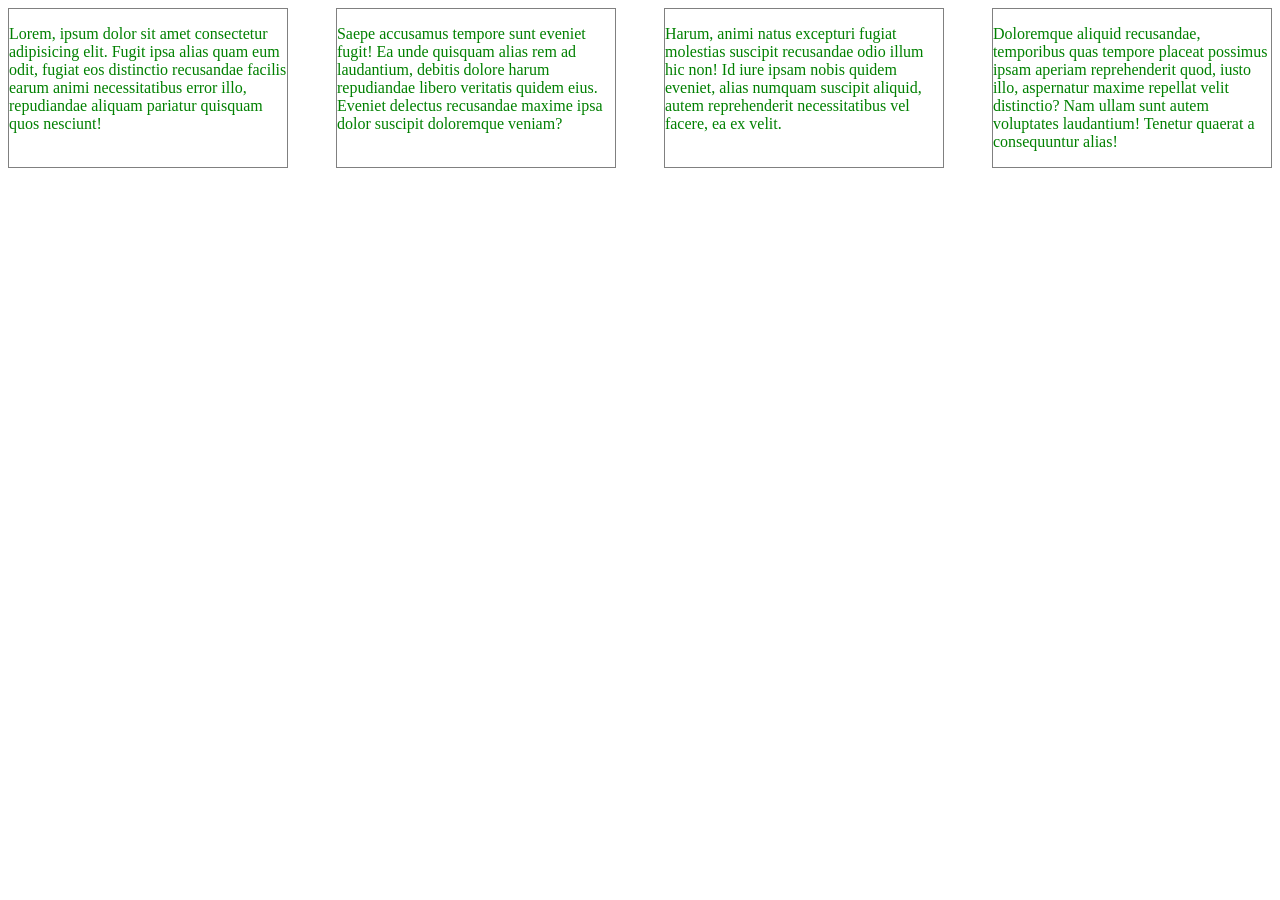
<file: responsive.html>
<!DOCTYPE html>
<html lang="en">
<head>
    <meta charset="UTF-8">
    <title>Media Queries</title>
<!--CDN-->
    <link rel="stylesheet" href="css/mine.css">
</head>
<body class="body">
    <!-- .row>.col*4>p>lorem? -->
    <div class="row">
        <div class="col">
            <p>Lorem, ipsum dolor sit amet consectetur adipisicing elit. Fugit ipsa alias quam eum odit, fugiat eos distinctio recusandae facilis earum animi necessitatibus error illo, repudiandae aliquam pariatur quisquam quos nesciunt!</p>
        </div>
        <div class="col">
            <p>Saepe accusamus tempore sunt eveniet fugit! Ea unde quisquam alias rem ad laudantium, debitis dolore harum repudiandae libero veritatis quidem eius. Eveniet delectus recusandae maxime ipsa dolor suscipit doloremque veniam?</p>
        </div>
        <div class="col">
            <p>Harum, animi natus excepturi fugiat molestias suscipit recusandae odio illum hic non! Id iure ipsam nobis quidem eveniet, alias numquam suscipit aliquid, autem reprehenderit necessitatibus vel facere, ea ex velit.</p>
        </div>
        <div class="col">
            <p>Doloremque aliquid recusandae, temporibus quas tempore placeat possimus ipsam aperiam reprehenderit quod, iusto illo, aspernatur maxime repellat velit distinctio? Nam ullam sunt autem voluptates laudantium! Tenetur quaerat a consequuntur alias!</p>
        </div>
    </div>
</body>
</html>
</file>
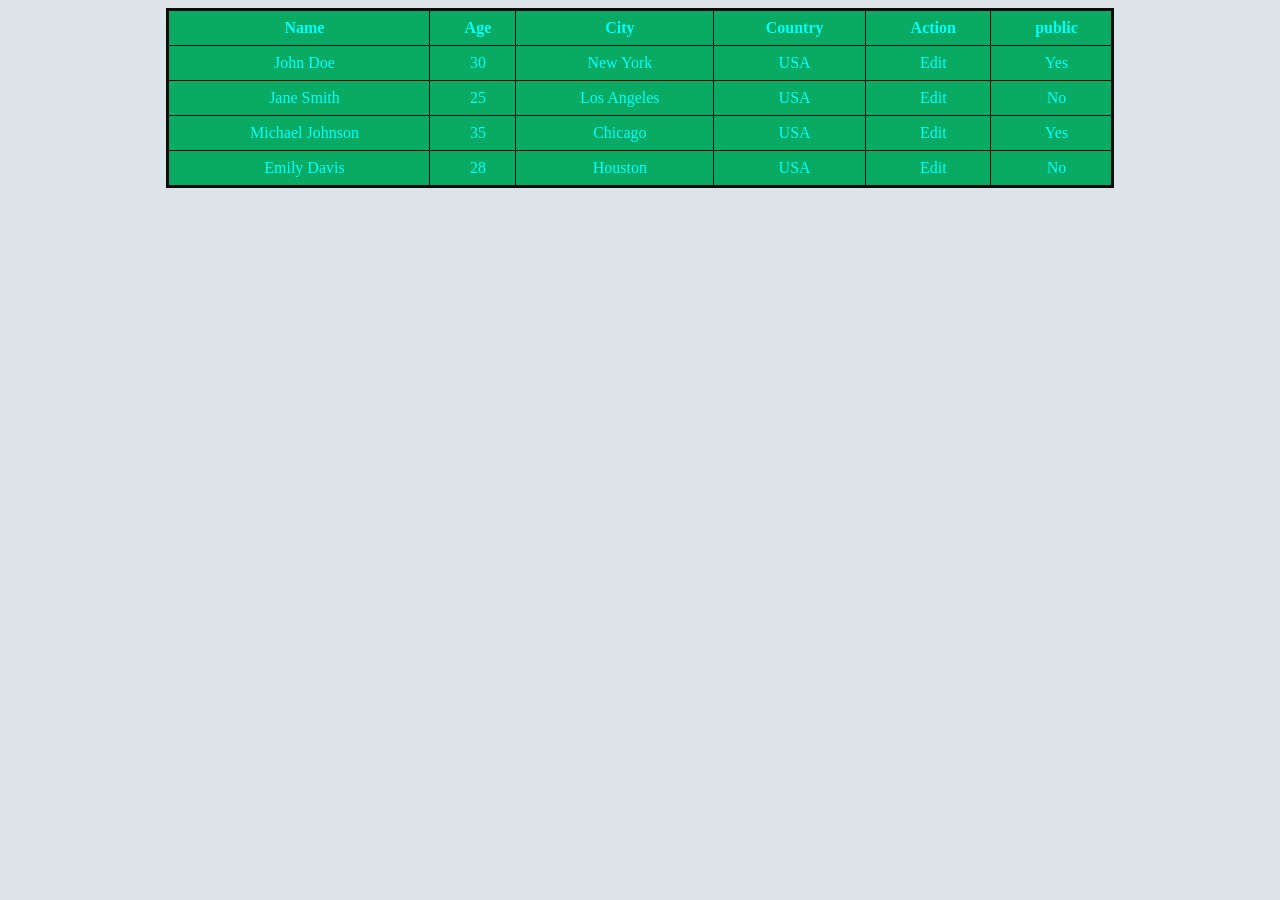
<file: tables.html>
<!DOCTYPE html>
<html lang="en">
<head>
    <meta charset="UTF-8">
    <meta name="viewport" content="width=device-width, initial-scale=1.0">
    <title>Document</title>
    <style>
      body {
        background-color: #dce4e9;
        font-family: Cambria, Cochin, Georgia, Times, 'Times New Roman', serif;
      }
      table {
        border: 3px solid rgb(11, 11, 11);
        border-collapse: collapse;
        width: 75%;
        margin: auto;
      }
      th,td {
        border: 1px solid rgb(11, 11, 11);
        padding-top: 8px;
        padding-bottom: 8px;
        padding-left: 12px;
        text-align: center;
        background-color: dodgerblue;
        color: aqua;
         
        background-color: #08aa64;
          .dob-column {
            background-color: #080baa;
          }
        
      }
    </style>
</head>
<body>
   <table>
    <thead>
      <tr>
        <th>Name</th>
        <th>Age</th>
        <th>City</th>
        <th>Country</th>
        <th>Action</th>
        <th>public</th>
      </tr>
    </thead>
    <tbody>
      <tr>
        <td>John Doe</td>
        <td class="dob-column">30</td>
        <td>New York</td>
        <td>USA</td>
        <td>Edit</td>
        <td>Yes</td>
      </tr>
      <tr>
        <td>Jane Smith</td>
        <td class="dob-column">25</td>
        <td>Los Angeles</td>
        <td>USA</td>
        <td>Edit</td>
        <td>No</td>
      </tr>
      <tr>
        <td>Michael Johnson</td>
        <td class="dob-column">35</td>
        <td>Chicago</td>
        <td>USA</td>
        <td>Edit</td>
        <td>Yes</td>
      </tr>
      <tr>
        <td>Emily Davis</td>
        <td class="dob-column">28</td>
        <td>Houston</td>
        <td>USA</td>
        <td>Edit</td>
        <td>No</td>
      </tr>
    </tbody>
   </table> 
</body>
</html>
</file>
<file: css/styles.css>
/* Shared styles for the Intro HTML lessons. */

:root {
  --ink: #14211b;
  --muted: #4e5e55;
  --paper: #f3efe6;
  --card: #fbf9f4;
  --line: #e3dacb;
  --pine: #1e4634;
  --pine-deep: #163728;
  --moss: #2f6a4a;
  --gold-text: #7a5720;
  --gold-line: #c6a15b;
  --blush: #f0e2d6;
  --pad: #e4efe7;
  --danger: #8d3b32;
  --shadow: 0 18px 40px rgba(20, 33, 27, 0.08);
  --serif: "Fraunces", "Iowan Old Style", Palatino, Georgia, serif;
  --sans: "Figtree", "Segoe UI", sans-serif;
  --mono: "IBM Plex Mono", ui-monospace, Consolas, monospace;
  --wrap: 1080px;
}

*,
*::before,
*::after {
  box-sizing: border-box;
}

html {
  scroll-behavior: smooth;
}

body {
  margin: 0;
  background: var(--paper);
  color: var(--ink);
  font-family: var(--sans), system-ui;
  font-size: 1.05rem;
  line-height: 1.6;
}

img {
  max-width: 100%;
  display: block;
}

button,
input,
select,
textarea {
  font: inherit;
  color: inherit;
}

::selection {
  background: #e7d3a1;
  color: var(--ink);
}

.skip {
  position: absolute;
  left: 1rem;
  top: -4rem;
  z-index: 40;
  background: var(--pine);
  color: var(--paper);
  padding: 0.5rem 0.8rem;
  border-radius: 8px;
}

.skip:focus {
  top: 0.6rem;
}

.wrap {
  width: min(var(--wrap), calc(100% - 2rem));
  margin-inline: auto;
}

h1,
h2,
h3,
h4,
h5 {
  font-family: var(--serif), serif;
  font-weight: 560;
  letter-spacing: -0.03em;
  line-height: 1.12;
}

h6 {
  font-family: var(--sans), serif;
  font-size: 0.82rem;
  font-weight: 650;
  letter-spacing: 0.12em;
  text-transform: uppercase;
  color: var(--moss);
}

h1,
h2,
h3,
h4,
h5,
h6,
p {
  margin-top: 0;
}

h1 {
  margin-bottom: 0.7rem;
}

h2 {
  font-size: clamp(1.7rem, 3vw, 2.15rem);
  margin-bottom: 0.55rem;
}

h3 {
  font-size: 1.35rem;
  margin-bottom: 0.4rem;
}

p {
  margin-bottom: 1rem;
}

a {
  color: var(--pine);
}

:focus-visible {
  outline: 2px solid var(--gold-text);
  outline-offset: 3px;
}

main:focus {
  outline: none;
}

.kicker {
  margin-bottom: 0.35rem;
  font-family: var(--mono), serif;
  font-size: 0.75rem;
  letter-spacing: 0.14em;
  text-transform: uppercase;
  color: var(--gold-text);
}

.lede {
  max-width: 40rem;
  color: var(--muted);
  font-size: 1.18rem;
  line-height: 1.6;
}

.prose {
  width: min(42rem, 100%);
}

.page-intro {
  padding: 2.6rem 0 0.4rem;
}

.page-intro h1,
.hero h1 {
  font-size: clamp(2.7rem, 6.4vw, 4.8rem);
  letter-spacing: -0.035em;
  line-height: 0.98;
}

.site-header {
  position: sticky;
  top: 0;
  z-index: 20;
  border-top: 6px solid var(--pine);
  border-bottom: 1px solid var(--line);
  background: rgba(243, 239, 230, 0.92);
  backdrop-filter: blur(14px);
}

.bar {
  display: flex;
  flex-wrap: wrap;
  align-items: center;
  justify-content: space-between;
  gap: 0.6rem 1rem;
  min-height: 4.2rem;
  padding: 0.45rem 0;
}

.wordmark {
  display: inline-flex;
  align-items: center;
  gap: 0.6rem;
  color: var(--ink);
  text-decoration: none;
  font-family: var(--serif), serif;
  font-weight: 560;
  font-size: 1.28rem;
  letter-spacing: -0.03em;
}

.wordmark svg {
  width: 1.75rem;
  height: 1.75rem;
  flex: none;
}

.wordmark em {
  font-style: italic;
  font-weight: 500;
  color: var(--moss);
}

.nav-toggle {
  position: absolute;
  width: 1px;
  height: 1px;
  margin: -1px;
  padding: 0;
  overflow: hidden;
  clip: rect(0, 0, 0, 0);
  border: 0;
}

.nav-button {
  display: none;
  border: 1px solid var(--line);
  background: var(--card);
  border-radius: 999px;
  padding: 0.4rem 0.85rem;
  cursor: pointer;
  font-weight: 600;
}

.nav-button .close {
  display: none;
}

.nav-toggle:checked + .nav-button .open {
  display: none;
}

.nav-toggle:checked + .nav-button .close {
  display: inline;
}

.nav-toggle:focus-visible + .nav-button {
  outline: 2px solid var(--gold-text);
  outline-offset: 3px;
}

.site-nav {
  display: flex;
  flex-wrap: wrap;
  justify-content: flex-end;
  gap: 0.1rem;
}

.site-nav a {
  color: var(--muted);
  text-decoration: none;
  font-size: 0.92rem;
  padding: 0.32rem 0.55rem;
  border-radius: 999px;
}

.site-nav a:hover {
  color: var(--ink);
  background: rgba(20, 33, 27, 0.05);
}

.site-nav a[aria-current="page"] {
  color: var(--pine);
  background: rgba(30, 70, 52, 0.1);
  font-weight: 650;
}

.site-footer {
  border-top: 1px solid var(--line);
  margin-top: 3rem;
}

.footer-inner {
  display: flex;
  justify-content: space-between;
  gap: 1rem;
  flex-wrap: wrap;
  padding: 1.2rem 0 1.6rem;
  color: var(--muted);
  font-size: 0.92rem;
}

.footer-inner p {
  margin: 0;
}

.hero {
  display: grid;
  grid-template-columns: 1.15fr 0.85fr;
  gap: 2.5rem;
  align-items: end;
  padding: 3.2rem 0 1.5rem;
}

.hero-photo {
  margin: 0;
  background: #e6dfd2;
  border-radius: 22px 22px 6px 22px;
}

.hero-photo img {
  width: 100%;
  aspect-ratio: 3 / 4;
  object-fit: cover;
  border-radius: 22px 22px 6px 22px;
}

.hero-photo figcaption,
.figures figcaption,
.bleed figcaption,
.triptych figcaption,
.shot figcaption {
  margin-top: 0.45rem;
  color: var(--muted);
  font-size: 0.82rem;
}

.actions {
  display: flex;
  flex-wrap: wrap;
  gap: 0.7rem;
  margin-top: 1.3rem;
}

.button {
  display: inline-flex;
  align-items: center;
  justify-content: center;
  gap: 0.4rem;
  background: var(--pine);
  color: var(--paper);
  text-decoration: none;
  padding: 0.78rem 1.15rem;
  border-radius: 999px;
  border: 0;
  font-weight: 650;
  cursor: pointer;
}

.button:hover {
  background: var(--pine-deep);
}

.button-ghost {
  background: transparent;
  color: var(--pine);
  box-shadow: inset 0 0 0 1.5px #cfc5b4;
}

.button-ghost:hover {
  background: rgba(30, 70, 52, 0.06);
}

.section-title {
  margin: 1.2rem 0 1rem;
}

.lessons {
  display: grid;
  grid-template-columns: repeat(3, 1fr);
  gap: 0.9rem;
}

.lesson {
  display: flex;
  flex-direction: column;
  gap: 0.4rem;
  min-height: 11.5rem;
  padding: 1.15rem 1.15rem 1.25rem;
  background: var(--card);
  border: 1px solid var(--line);
  border-radius: 18px;
  color: inherit;
  text-decoration: none;
}

.lesson:hover {
  border-color: var(--moss);
  transform: translateY(-2px);
}

.lesson span {
  font-family: var(--mono), serif;
  font-size: 0.75rem;
  letter-spacing: 0.08em;
  color: var(--gold-text);
}

.lesson h3 {
  margin: 0.15rem 0 0;
  font-size: 1.5rem;
}

.lesson p {
  margin: 0;
  color: var(--muted);
}

.points {
  display: grid;
  grid-template-columns: repeat(3, 1fr);
  gap: 1rem;
  list-style: none;
  padding: 0;
  margin: 0.4rem 0 1rem;
}

.points li {
  padding: 1rem 0.2rem 0.2rem;
  border-top: 2px solid var(--pine);
}

.points strong {
  display: block;
  font-family: var(--serif), serif;
  font-size: 1.25rem;
  font-weight: 560;
  margin-bottom: 0.3rem;
}

.band {
  padding: 2.2rem 0 0.5rem;
}

pre {
  background: var(--pine-deep);
  color: #f6f1e7;
  padding: 1.1rem 1.2rem;
  border-radius: 16px;
  overflow: auto;
  line-height: 1.55;
  font-size: 0.86rem;
}

code {
  font-family: var(--mono), monospace;
}

p code,
li code,
dd code {
  font-size: 0.86em;
  background: #efe6d4;
  padding: 0.08em 0.35em;
  border-radius: 5px;
}

.figures {
  display: grid;
  grid-template-columns: 1.45fr 0.8fr;
  gap: 0.9rem;
  margin: 1rem 0 1.5rem;
}

.figures figure,
.bleed,
.triptych figure,
.shot {
  margin: 0;
}

.figures img {
  width: 100%;
  height: 100%;
  max-height: 480px;
  object-fit: cover;
  border-radius: 18px;
}

.shell {
  background: var(--blush);
  padding: 1.1rem;
  border-radius: 18px;
  max-width: 34rem;
  margin: 0.5rem 0 1.4rem;
}

.frame {
  border: 6px solid var(--gold-line);
  background: var(--card);
  padding: 0.85rem;
}

.pad {
  background: var(--pad);
  padding: 1.1rem;
}

.core {
  background: var(--pine);
  color: var(--paper);
  text-align: center;
  padding: 1.3rem 1rem;
  font-family: var(--serif);
  font-size: 1.45rem;
}

.tag {
  display: block;
  margin-bottom: 0.4rem;
  font-family: var(--mono);
  font-size: 0.7rem;
  letter-spacing: 0.12em;
  text-transform: uppercase;
  color: var(--gold-text);
}

.places,
.steps,
.axes {
  padding: 0;
  margin: 0 0 1.2rem;
  list-style: none;
}

.places > li,
.axes li {
  padding: 0.7rem 0;
  border-bottom: 1px solid var(--line);
}

.places ul {
  margin: 0.35rem 0 0;
  padding-left: 1rem;
  color: var(--muted);
}

.steps {
  counter-reset: step;
}

.steps li {
  counter-increment: step;
  display: grid;
  grid-template-columns: auto 1fr;
  gap: 0.8rem;
  align-items: baseline;
  padding: 0.55rem 0;
}

.steps li::before {
  content: counter(step, decimal-leading-zero);
  font-family: var(--mono);
  color: var(--gold-text);
  font-size: 0.85rem;
}

.type-row {
  display: grid;
  grid-template-columns: 1fr 1fr;
  gap: 1rem;
}

.type-row ol {
  margin: 0;
  padding-left: 1.3rem;
}

.defs {
  margin: 0 0 1.2rem;
}

.defs div {
  display: grid;
  grid-template-columns: minmax(7.5rem, 12rem) 1fr;
  gap: 0.8rem;
  padding: 0.75rem 0;
  border-bottom: 1px solid var(--line);
}

.defs dt {
  font-family: var(--mono);
  font-size: 0.9rem;
  color: var(--pine);
}

.defs dd {
  margin: 0;
}

.link-cards {
  list-style: none;
  padding: 0;
  margin: 0 0 1.2rem;
  display: grid;
  gap: 0.55rem;
}

.link-cards a {
  display: flex;
  justify-content: space-between;
  gap: 1rem;
  align-items: baseline;
  padding: 0.85rem 1rem;
  border: 1px solid var(--line);
  border-radius: 12px;
  background: var(--card);
  color: var(--ink);
  text-decoration: none;
}

.link-cards a:hover {
  border-color: var(--moss);
}

.link-cards span {
  color: var(--muted);
  font-size: 0.85rem;
  text-align: right;
}

#targets {
  scroll-margin-top: 5.5rem;
}

.table-wrap {
  overflow-x: auto;
  border: 1px solid var(--line);
  border-radius: 16px;
  background: var(--card);
}

.scroll-hint {
  display: none;
  color: var(--muted);
  font-size: 0.88rem;
}

table {
  width: 100%;
  border-collapse: collapse;
  min-width: 40rem;
}

caption {
  caption-side: bottom;
  text-align: left;
  padding: 0.75rem 0.9rem 0.2rem;
  color: var(--muted);
  font-size: 0.88rem;
}

th,
td {
  padding: 0.78rem 0.9rem;
  text-align: left;
  border-bottom: 1px solid var(--line);
  vertical-align: top;
}

th {
  background: var(--pine);
  color: var(--paper);
  font-size: 0.75rem;
  font-weight: 650;
  letter-spacing: 0.08em;
  text-transform: uppercase;
}

tbody tr:nth-child(even) {
  background: #f7f3ea;
}

td.age {
  background: #f3ead3;
  font-variant-numeric: tabular-nums;
  font-weight: 650;
}

.form-card {
  width: min(36rem, 100%);
  background: var(--card);
  border: 1px solid var(--line);
  border-radius: 20px;
  padding: 1.3rem 1.3rem 1.15rem;
  box-shadow: var(--shadow);
  margin: 0.4rem 0 1rem;
}

.field {
  display: flex;
  flex-direction: column;
  gap: 0.35rem;
  margin-bottom: 0.9rem;
}

.field label,
legend {
  font-weight: 650;
}

.req::after {
  content: " Required";
  color: var(--gold-text);
  font-size: 0.72rem;
  font-weight: 600;
  letter-spacing: 0.04em;
}

.hint {
  color: var(--muted);
  font-size: 0.85rem;
  margin: -0.2rem 0 0.8rem;
}

input[type="text"],
input[type="email"],
input[type="password"],
input[type="number"],
input[type="date"],
select {
  width: 100%;
  background: #fff;
  border: 1px solid #d9d0c1;
  border-radius: 10px;
  padding: 0.72rem 0.8rem;
}

input:focus,
select:focus {
  outline: 2px solid var(--gold-text);
  outline-offset: 1px;
  border-color: transparent;
}

input:user-invalid,
select:user-invalid {
  border-color: var(--danger);
}

fieldset {
  border: 1px solid var(--line);
  border-radius: 14px;
  margin: 0 0 0.9rem;
  padding: 0.7rem 1rem 0.3rem;
}

.choices,
.choice {
  display: flex;
  align-items: center;
  gap: 0.45rem;
}

.choices {
  gap: 1.2rem;
  padding: 0.35rem 0 0.5rem;
}

.choice input {
  width: 1rem;
  height: 1rem;
  accent-color: var(--pine);
}

.pair {
  display: grid;
  grid-template-columns: 1fr 1.4fr;
  gap: 0.8rem;
}

.form-card .button {
  width: 100%;
  margin-top: 0.3rem;
}

.demo-bar {
  display: flex;
  justify-content: space-between;
  align-items: center;
  gap: 1rem;
  background: var(--pine);
  color: var(--paper);
  border-radius: 14px;
  padding: 0.7rem 0.9rem;
  margin: 0.4rem 0 1rem;
}

.demo-bar strong {
  font-family: var(--serif);
  font-weight: 560;
  letter-spacing: -0.02em;
}

.demo-bar ul {
  display: flex;
  gap: 0.3rem;
  list-style: none;
  margin: 0;
  padding: 0;
}

.demo-bar a {
  color: var(--paper);
  text-decoration: none;
  padding: 0.35rem 0.6rem;
  border-radius: 999px;
}

.demo-bar a:hover {
  background: rgba(255, 255, 255, 0.14);
}

.anatomy {
  display: grid;
  grid-template-columns: 1fr 1fr;
  gap: 1rem;
  align-items: start;
}

.flex-row {
  display: flex;
  flex-wrap: wrap;
  gap: 0.8rem;
  margin: 0.4rem 0 0.8rem;
}

.shot {
  flex: 1 1 200px;
  background: var(--card);
  border: 1px solid var(--line);
  border-radius: 16px;
  overflow: hidden;
}

.shot img {
  width: 100%;
  height: 180px;
  object-fit: cover;
}

.shot p {
  margin: 0;
  padding: 0.7rem 0.8rem 0.85rem;
}

.flex-stage {
  display: flex;
  justify-content: center;
  align-items: center;
  min-height: 220px;
  margin: 0.4rem 0 0.8rem;
  border: 1.5px dashed #cfc5b4;
  border-radius: 16px;
  background:
    linear-gradient(var(--line) 1px, transparent 1px) 0 0 / 28px 28px,
    linear-gradient(90deg, var(--line) 1px, transparent 1px) 0 0 / 28px 28px,
    #f7f3ea;
}

.flex-stage p {
  margin: 0;
  max-width: 16rem;
  background: var(--card);
  border-radius: 12px;
  padding: 0.9rem 1rem;
  box-shadow: var(--shadow);
}

.flex-split {
  display: flex;
  justify-content: space-between;
  align-items: center;
  gap: 1rem;
  flex-wrap: wrap;
  background: var(--card);
  border: 1px solid var(--line);
  border-radius: 14px;
  padding: 0.75rem 0.9rem;
  margin: 0.4rem 0 0.8rem;
}

.pills {
  display: flex;
  gap: 0.4rem;
  list-style: none;
  margin: 0;
  padding: 0;
}

.pills li {
  background: var(--pad);
  color: var(--pine);
  border-radius: 999px;
  padding: 0.25rem 0.7rem;
  font-size: 0.88rem;
}

.prop {
  font-family: var(--mono);
  font-size: 0.82rem;
  color: var(--muted);
}

.essay p {
  font-size: 1.12rem;
  line-height: 1.7;
}

blockquote {
  margin: 1.6rem 0;
  padding-left: 1rem;
  border-left: 3px solid var(--gold-line);
  font-family: var(--serif);
  font-size: clamp(1.5rem, 3vw, 1.9rem);
  font-weight: 520;
  line-height: 1.3;
  letter-spacing: -0.02em;
}

.bleed {
  margin: 1.4rem 0;
}

.bleed img {
  width: 100%;
  height: min(72vh, 640px);
  object-fit: cover;
  border-radius: 20px;
}

.triptych {
  display: grid;
  grid-template-columns: 1.15fr 0.75fr 1.1fr;
  gap: 0.75rem;
  margin: 0.4rem 0 1rem;
}

.triptych img {
  width: 100%;
  height: 320px;
  object-fit: cover;
  border-radius: 16px;
}

.seal {
  width: 3rem;
  height: 3rem;
  display: grid;
  place-items: center;
  border-radius: 50%;
  background: var(--pine);
  color: var(--paper);
  font-size: 1.3rem;
  margin-bottom: 0.8rem;
}

.next {
  margin: 2.2rem 0 0.4rem;
  font-weight: 650;
}

.next a {
  color: var(--pine);
  text-underline-offset: 0.18em;
}

@media (max-width: 980px) {
  .lessons,
  .points {
    grid-template-columns: 1fr 1fr;
  }
}

@media (min-width: 861px) {
  .nav-toggle {
    display: none;
  }
}

@media (max-width: 860px) {
  .nav-button {
    display: inline-flex;
  }

  .site-nav {
    display: none;
    flex-basis: 100%;
    flex-direction: column;
    align-items: flex-start;
    padding-bottom: 0.7rem;
  }

  .nav-toggle:checked ~ .site-nav {
    display: flex;
  }

  .hero,
  .figures,
  .anatomy,
  .triptych {
    grid-template-columns: 1fr;
  }

  .hero {
    padding-top: 2rem;
  }

  .hero-photo img,
  .triptych img {
    height: auto;
    aspect-ratio: 4 / 3;
    max-height: none;
  }
}

@media (max-width: 680px) {
  .lessons,
  .points,
  .type-row,
  .pair,
  .defs div {
    grid-template-columns: 1fr;
  }

  .scroll-hint {
    display: block;
  }

  .demo-bar {
    align-items: flex-start;
    flex-direction: column;
  }
}

@media (prefers-reduced-motion: reduce) {
  html {
    scroll-behavior: auto;
  }

  .lesson,
  .lesson:hover {
    transition: none;
    transform: none;
  }
}

@media print {
  .site-header,
  .site-footer,
  .next,
  .actions {
    display: none;
  }

  body {
    background: white;
  }
}
</file>
<file: css/mine.css>
:root {
    --primary-color: #007bff;
    --secondary-color: #6c757d;
    --success-color: #28a745;
    --danger-color: #dc3545;
    --warning-color: #ffc107;
    --info-color: #17a2b8;
}
.row {
    display: flex;
    flex-wrap: wrap;
    justify-content: space-between;
}

.col {
    border: grey solid 1px;
    width: 22%;

}

.p {
    text-align: center;
    font-size: 20px;
}

/* media queries */
/* medium screens */
@media screen and (min-width: 767px) and (max-width: 1023px) {
    .col {
        width: 100%;
        margin-bottom: 12px;

    }

    p {
        color: red;
    }
}

/* phones */
@media screen and (max-width:767px) {
    .p {
        color: blue;
    }

    .col {
        width: 100%;
        margin-bottom: 12px;
    }
}

/* large screens */
@media screen and (min-width: 1025px) {
    .col {
        width: 22%;
        margin-bottom: 12px;
    }

    p {
        color: green;
    }
}
/* css frameworks -- code that is already done 95% 5% */
/* python -- django */
/* JS -- React */
/* bootstrap */
</file>
